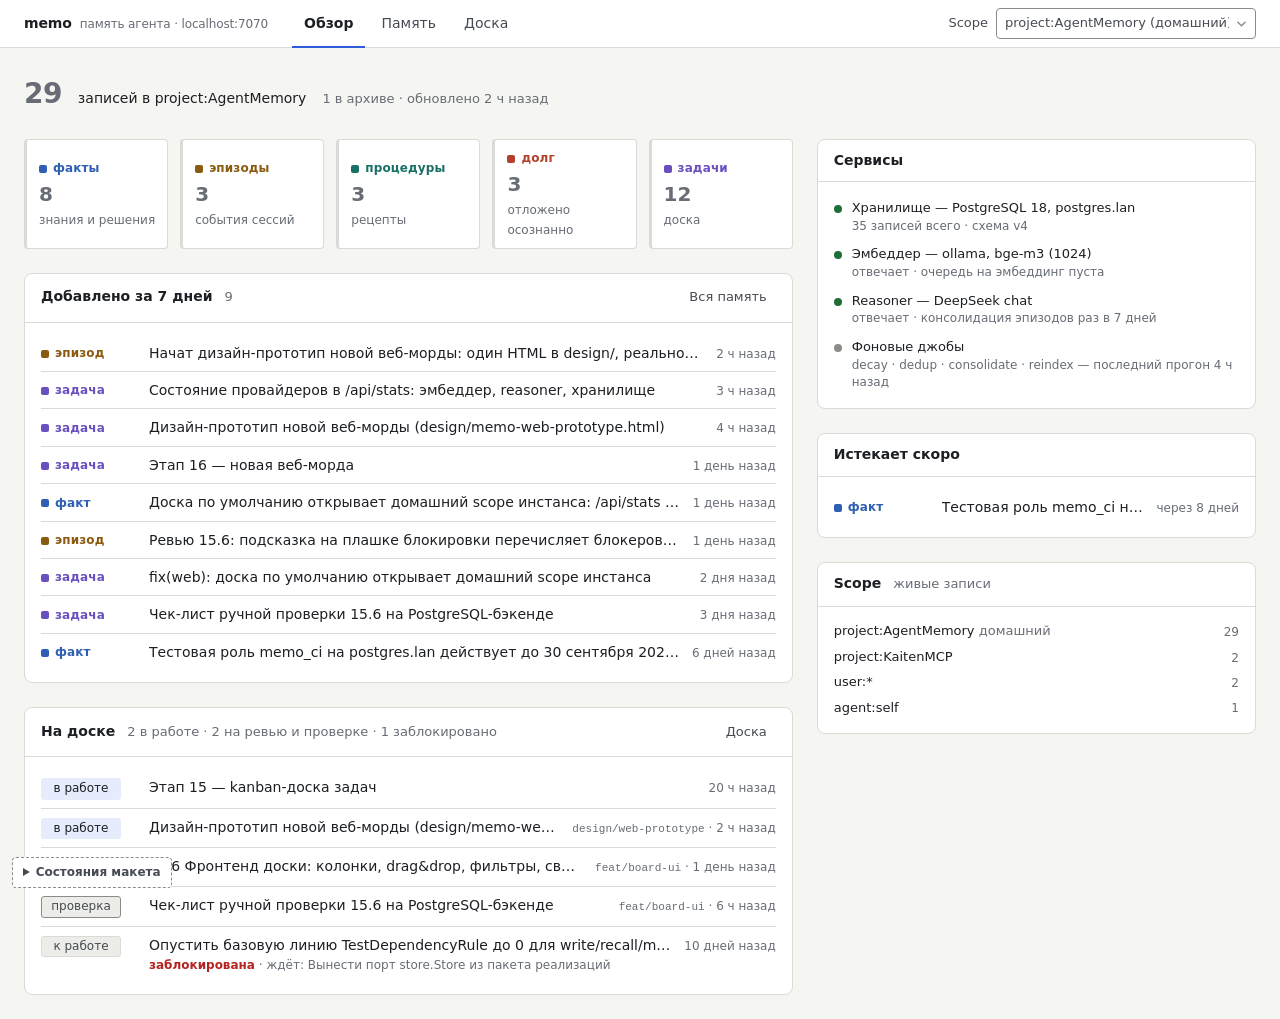
<file: design/memo-web-prototype.html>
<!doctype html>
<html lang="ru">
<head>
<meta charset="utf-8">
<meta name="viewport" content="width=device-width, initial-scale=1">
<title>memo — прототип веб-морды</title>
<meta name="theme-color" media="(prefers-color-scheme: light)" content="#F5F5F2">
<meta name="theme-color" media="(prefers-color-scheme: dark)" content="#15171B">
<meta name="description" content="Дизайн-прототип новой веб-морды memo web: обзор, память, запись, доска, задача. Один файл, данные-заглушки.">
<style>
/* ============================================================
   Design tokens — переносятся в tailwind.input.css как есть
   ============================================================ */
:root{
  color-scheme: light dark;
  /* поверхности */
  --bg:#F5F5F2;          /* страница */
  --surface:#FFFFFF;     /* панели, строки */
  --surface-2:#ECECE8;   /* колонки доски, вторичные области */
  --surface-3:#E3E3DE;   /* hover строки */
  /* текст */
  --ink:#1C1F23;
  --ink-2:#464B53;
  --ink-3:#676C75;       /* ≥ 4.5:1 на surface */
  /* линии */
  --line:#DADBD6;
  --line-strong:#8A8D87;      /* ≥ 3:1 на surface — границы контролов (WCAG 1.4.11) */
  /* акцент и семантика */
  --accent:#2E5BDA;
  --accent-ink:#FFFFFF;
  --accent-soft:#E6ECFB;
  --danger:#B4231F;
  --danger-soft:#FBE7E6;
  --warn:#7A5300;
  --warn-soft:#FBF1DC;
  --ok:#1F6E3A;
  --ok-soft:#E3F2E7;
  /* виды памяти (текст-контраст ≥ 4.5 на surface) */
  --k-semantic:#2F5FB3;
  --k-episodic:#8A5A10;
  --k-procedural:#187066;
  --k-debt:#B3402B;
  --k-task:#6A4FBF;
  /* шрифты */
  --font-ui:-apple-system,"SF Pro Text","Segoe UI",system-ui,Roboto,sans-serif;
  --font-prose:"Iowan Old Style","Charter","Palatino",Georgia,"Times New Roman",serif;
  --font-mono:"SF Mono",Menlo,Consolas,"Liberation Mono",monospace;
  /* шкала */
  --fs-xs:12px; --fs-sm:13px; --fs-md:14px; --fs-lg:16px; --fs-xl:20px; --fs-2xl:28px;
  --s1:4px; --s2:8px; --s3:12px; --s4:16px; --s5:24px; --s6:32px; --s7:48px;
  --r:4px; --r-lg:8px;
  --focus:0 0 0 2px var(--surface),0 0 0 4px var(--accent);
  --drawer-w:600px;
}
@media (prefers-color-scheme: dark){
  :root:not([data-theme="light"]){
    --bg:#15171B; --surface:#1E2126; --surface-2:#191B1F; --surface-3:#272A30;
    --ink:#E8E9EB; --ink-2:#C0C4CA; --ink-3:#9EA4AD;
    --line:#32363D; --line-strong:#6B7079;
    --accent:#8EA7F2; --accent-ink:#0F172A; --accent-soft:#25304A;
    --danger:#F08C87; --danger-soft:#3B2321;
    --warn:#E9C06A; --warn-soft:#3A2F16;
    --ok:#7FD09A; --ok-soft:#1C3324;
    --k-semantic:#8FB0F0; --k-episodic:#E2B15A; --k-procedural:#6FCABD; --k-debt:#F09480; --k-task:#B9A6F5;
  }
}
:root[data-theme="dark"]{
  --bg:#15171B; --surface:#1E2126; --surface-2:#191B1F; --surface-3:#272A30;
  --ink:#E8E9EB; --ink-2:#C0C4CA; --ink-3:#9EA4AD;
  --line:#32363D; --line-strong:#6B7079;
  --accent:#8EA7F2; --accent-ink:#0F172A; --accent-soft:#25304A;
  --danger:#F08C87; --danger-soft:#3B2321;
  --warn:#E9C06A; --warn-soft:#3A2F16;
  --ok:#7FD09A; --ok-soft:#1C3324;
  --k-semantic:#8FB0F0; --k-episodic:#E2B15A; --k-procedural:#6FCABD; --k-debt:#F09480; --k-task:#B9A6F5;
}

/* ============================================================
   База
   ============================================================ */
*,*::before,*::after{box-sizing:border-box}
html,body{margin:0;height:100%}
body{background:var(--bg);color:var(--ink);font:var(--fs-md)/1.45 var(--font-ui);-webkit-font-smoothing:antialiased}
a{color:var(--accent)}
button,input,select,textarea{font:inherit;color:inherit}
:focus-visible{outline:none;box-shadow:var(--focus);border-radius:var(--r)}
.skip{position:absolute;left:var(--s3);top:-40px;background:var(--accent);color:var(--accent-ink);padding:6px 10px;border-radius:var(--r);z-index:40}
.skip:focus{top:var(--s3)}
h1,h2,h3{text-wrap:balance}
.num,.n,.when,.rows .sub{display:block;font-size:var(--fs-xs);color:var(--ink-3);overflow:hidden;text-overflow:ellipsis;white-space:nowrap;margin-top:2px}
.rows .blk{color:var(--danger);font-weight:600}
.rows .when{font-variant-numeric:tabular-nums}
.sr-only{position:absolute;width:1px;height:1px;padding:0;margin:-1px;overflow:hidden;clip:rect(0,0,0,0);white-space:nowrap;border:0}
[hidden]{display:none!important}
code,.mono{font-family:var(--font-mono);font-size:0.92em}
h1,h2,h3{margin:0;font-weight:600;line-height:1.25}
h1{font-size:var(--fs-xl)}
h2{font-size:var(--fs-lg)}
h3{font-size:var(--fs-md)}
p{margin:0}
.muted{color:var(--ink-3)}
.prose{font-family:var(--font-prose);font-size:15.5px;line-height:1.55;max-width:68ch;white-space:pre-wrap;word-wrap:break-word}
.prose code{font-size:0.85em;background:var(--surface-2);padding:0 3px;border-radius:3px}

/* ============================================================
   Каркас: шапка + основная область + панель
   ============================================================ */
.topbar{position:sticky;top:0;z-index:5;background:var(--surface);border-bottom:1px solid var(--line);
  display:flex;align-items:center;gap:var(--s5);padding:0 var(--s5);height:48px}
.brand{font-size:var(--fs-md);font-weight:700;letter-spacing:-0.01em;display:flex;align-items:baseline;gap:var(--s2)}
.brand small{font-weight:400;color:var(--ink-3);font-size:var(--fs-xs)}
.nav{display:flex;gap:var(--s1);height:100%}
.nav button{background:none;border:0;border-bottom:2px solid transparent;padding:0 var(--s3);height:48px;cursor:pointer;color:var(--ink-2)}
.nav button[aria-current="page"]{color:var(--ink);border-bottom-color:var(--accent);font-weight:600}
.nav button:hover{color:var(--ink)}
.topbar .grow{flex:1}
.scopebox{display:flex;align-items:center;gap:var(--s2);font-size:var(--fs-sm);color:var(--ink-2)}
.scopebox select{max-width:260px}
main{padding:var(--s5);max-width:1400px;margin:0 auto}
main.wide{max-width:none}

/* контролы */
.btn{display:inline-flex;align-items:center;gap:6px;border:1px solid var(--line-strong);background:var(--surface);
  padding:5px 10px;border-radius:var(--r);cursor:pointer;line-height:1.3;color:var(--ink);min-height:30px}
.btn:hover{background:var(--surface-3)}
.btn.primary{background:var(--accent);border-color:var(--accent);color:var(--accent-ink)}
.btn.primary:hover{filter:brightness(1.08)}
.btn.danger{color:var(--danger);border-color:var(--danger)}
.btn.danger.solid{background:var(--danger);color:#fff}
.btn.quiet{border-color:transparent;background:transparent;color:var(--ink-2)}
.btn.quiet:hover{background:var(--surface-3);color:var(--ink)}
.btn.sm{padding:2px 8px;min-height:24px;font-size:var(--fs-sm)}
.btn:disabled{opacity:.5;cursor:default}
input[type=search],input[type=text],select,textarea{background:var(--surface);border:1px solid var(--line-strong);border-radius:var(--r);padding:5px 8px;min-height:30px}
input[type=search]{width:100%}
textarea{width:100%;resize:vertical}
select{appearance:none;-webkit-appearance:none;padding-right:26px;
  /* Safari рисует нативный контрол (степпер) и игнорирует рамку — своя стрелка одинакова везде */
  background-image:url("data:image/svg+xml,%3Csvg xmlns='http://www.w3.org/2000/svg' viewBox='0 0 10 6'%3E%3Cpath d='M1 1l4 4 4-4' fill='none' stroke='%238A8D87' stroke-width='1.6' stroke-linecap='round' stroke-linejoin='round'/%3E%3C/svg%3E");
  background-repeat:no-repeat;background-position:right 9px center;background-size:9px 6px}
select::-ms-expand{display:none}
.seg{display:inline-flex;border:1px solid var(--line-strong);border-radius:var(--r);overflow:hidden}
.seg button{border:0;background:var(--surface);padding:4px 10px;cursor:pointer;color:var(--ink-2);min-height:28px}
.seg button+button{border-left:1px solid var(--line-strong)}
.seg button[aria-pressed="true"],.seg button[aria-checked="true"]{background:var(--accent-soft);color:var(--ink);font-weight:600}
.seg button:focus-visible{box-shadow:inset 0 0 0 2px var(--accent);border-radius:0}
.chip{display:inline-flex;align-items:center;gap:4px;border:1px solid var(--line);border-radius:999px;padding:1px 8px;font-size:var(--fs-xs);color:var(--ink-2);background:var(--surface)}
.chip.tag{background:var(--surface-2);border-color:transparent}
.chip button{border:0;background:none;padding:0 0 0 2px;cursor:pointer;color:var(--ink-3);line-height:1}
.chip button:hover{color:var(--danger)}

/* вид записи: цветная кромка + слово */
.kind{display:inline-flex;align-items:center;gap:6px;font-size:var(--fs-xs);font-weight:600;letter-spacing:.01em}
.kind::before{content:"";width:8px;height:8px;border-radius:2px;background:currentColor}
.kind.semantic{color:var(--k-semantic)}.kind.episodic{color:var(--k-episodic)}.kind.procedural{color:var(--k-procedural)}.kind.debt{color:var(--k-debt)}.kind.task{color:var(--k-task)}
.rule-semantic{border-left-color:var(--k-semantic)}.rule-episodic{border-left-color:var(--k-episodic)}.rule-procedural{border-left-color:var(--k-procedural)}.rule-debt{border-left-color:var(--k-debt)}.rule-task{border-left-color:var(--k-task)}

/* важность: 5 сегментов */
.imp{display:inline-flex;gap:2px;vertical-align:middle}
.imp i{display:block;width:6px;height:10px;border-radius:1px;background:var(--surface);border:1px solid var(--line-strong)}
.imp i.on{background:var(--ink-2);border-color:var(--ink-2)}
.imp.edit i{cursor:pointer;width:10px;height:14px}
.imp.edit i:hover{background:var(--accent)}
.imp-btn{border:0;background:none;padding:0;cursor:pointer}

/* статус задачи */
.status{display:inline-block;font-size:var(--fs-xs);padding:1px 7px;border-radius:3px;background:var(--surface-2);color:var(--ink-2);border:1px solid var(--line)}
.status.doing{background:var(--accent-soft);color:var(--ink);border-color:transparent}
.status.done{background:var(--ok-soft);color:var(--ok);border-color:transparent}
.status.release,.status.testing,.status.review{border-color:var(--line-strong)}

/* плашки */
.notice{display:flex;gap:var(--s3);align-items:flex-start;padding:var(--s3) var(--s4);border-radius:var(--r);border:1px solid var(--line);background:var(--surface);font-size:var(--fs-sm)}
.notice.warn{background:var(--warn-soft);color:var(--warn);border-color:transparent}
.notice.danger{background:var(--danger-soft);color:var(--danger);border-color:transparent}
.notice.ok{background:var(--ok-soft);color:var(--ok);border-color:transparent}
.notice .grow{flex:1}
.notice .btn{color:inherit;border-color:currentColor;background:transparent}

/* ============================================================
   Обзор
   ============================================================ */
.overview{display:grid;grid-template-columns:minmax(0,1.4fr) minmax(320px,.8fr);gap:var(--s5);align-items:start}
.panel{background:var(--surface);border:1px solid var(--line);border-radius:var(--r-lg)}
.panel>header{display:flex;align-items:baseline;gap:var(--s3);padding:var(--s3) var(--s4);border-bottom:1px solid var(--line)}
.panel>header h2{font-size:var(--fs-md)}
.panel>header .muted{font-size:var(--fs-sm)}
.panel>header .grow{flex:1}
.panel .body{padding:var(--s3) var(--s4)}
.stack{display:grid;gap:var(--s5)}
.headline{display:flex;align-items:baseline;gap:var(--s4);flex-wrap:wrap;margin-bottom:var(--s5)}
.headline .num{font-size:var(--fs-2xl);font-weight:600;letter-spacing:-0.02em}
.headline .muted{font-size:var(--fs-sm)}
.kinds{display:grid;grid-template-columns:repeat(5,1fr);gap:var(--s3)}
.kinds button{border:1px solid var(--line);border-left-width:3px;background:var(--surface);border-radius:var(--r);padding:var(--s2) var(--s3);text-align:left;cursor:pointer}
.kinds button:hover{background:var(--surface-3)}
.kinds .n{font-size:var(--fs-xl);font-weight:600;display:block;margin-top:2px}
.kinds .d{font-size:var(--fs-xs);color:var(--ink-3)}
.rows{list-style:none;margin:0;padding:0}
.rows li{display:grid;grid-template-columns:96px minmax(0,1fr) auto;gap:var(--s3);align-items:baseline;padding:var(--s2) 0;border-top:1px solid var(--line)}
.rows li>.kind,.rows li>.status{justify-self:start}
.rows li>.status{text-align:center;min-width:80px}
.rows li:first-child{border-top:0}
.rows .t{min-width:0}
.rows .t button{border:0;background:none;padding:0;text-align:left;cursor:pointer;color:var(--ink);font:inherit;overflow:hidden;text-overflow:ellipsis;white-space:nowrap;max-width:100%;display:block}
.rows .t button:hover{color:var(--accent);text-decoration:underline}
.rows .when{font-size:var(--fs-xs);color:var(--ink-3);white-space:nowrap;text-align:right}
.scopes-list{list-style:none;margin:0;padding:0;font-size:var(--fs-sm)}
.scopes-list li{display:flex;justify-content:space-between;padding:3px 0}
.scopes-list button{border:0;background:none;padding:0;cursor:pointer;color:var(--ink);font:inherit}
.scopes-list button:hover{color:var(--accent);text-decoration:underline}
.scopes-list .n{color:var(--ink-3);font-variant-numeric:tabular-nums}
.providers{list-style:none;margin:0;padding:0;font-size:var(--fs-sm)}
.providers li{display:grid;grid-template-columns:10px 1fr;gap:var(--s2);padding:5px 0;align-items:start}
.providers .dot{width:8px;height:8px;border-radius:50%;margin-top:6px;background:var(--ok)}
.providers .dot.off{background:var(--danger)}
.providers .dot.na{background:var(--line-strong)}
.providers .d{color:var(--ink-3);font-size:var(--fs-xs)}

/* ============================================================
   Память: поиск + фильтры + список
   ============================================================ */
.toolbar{display:flex;gap:var(--s3);align-items:center;flex-wrap:wrap;margin-bottom:var(--s3)}
.toolbar .search{flex:1;min-width:280px;position:relative}
.toolbar .search input{padding-left:30px}
.toolbar .search svg{position:absolute;left:9px;top:8px;width:14px;height:14px;color:var(--ink-3)}
.filters{display:flex;gap:var(--s3);align-items:center;flex-wrap:wrap;margin-bottom:var(--s3);font-size:var(--fs-sm)}
.filters label{color:var(--ink-3)}
.filters .checks{display:flex;gap:var(--s2);flex-wrap:wrap}
.filters .checks label{display:inline-flex;align-items:center;gap:4px;color:var(--ink);cursor:pointer;border:1px solid var(--line);border-radius:999px;padding:1px 8px 1px 5px;background:var(--surface)}
.filters .checks label:has(:checked){background:var(--accent-soft);border-color:var(--accent)}
.filters .checks input{margin:0}
.filters .active{margin-left:auto;display:flex;gap:var(--s2);align-items:center;color:var(--ink-3)}
.results-head{display:flex;align-items:baseline;justify-content:space-between;font-size:var(--fs-sm);color:var(--ink-3);margin:var(--s2) 0}
.list{background:var(--surface);border:1px solid var(--line);border-radius:var(--r-lg);overflow:hidden}
.row{display:grid;grid-template-columns:110px minmax(0,1fr) auto;gap:var(--s4);padding:var(--s3) var(--s4);border-top:1px solid var(--line);border-left:3px solid transparent;cursor:pointer}
.row:first-child{border-top:0}
.row:hover{background:var(--surface-3)}
.row[aria-selected="true"]{background:var(--accent-soft)}
.row:focus-within{background:var(--surface-3)}
.row{scroll-margin-top:56px}
.row .meta{display:flex;flex-direction:column;gap:3px;font-size:var(--fs-xs);color:var(--ink-3)}
.row .meta .scope{color:var(--ink-2);word-break:break-all}
.row .main{min-width:0}
.row .title{border:0;background:none;padding:0;text-align:left;width:100%;cursor:pointer;font-family:var(--font-prose);font-size:15px;line-height:1.4;color:var(--ink);display:-webkit-box;-webkit-line-clamp:2;-webkit-box-orient:vertical;overflow:hidden}
.row .title.archived{color:var(--ink-3);text-decoration:line-through;text-decoration-color:var(--line-strong)}
.row .tags{margin-top:5px;display:flex;gap:4px;flex-wrap:wrap;align-items:center}
.row .side{display:flex;flex-direction:column;align-items:flex-end;gap:4px;font-size:var(--fs-xs);color:var(--ink-3);white-space:nowrap}
.row .src{font-size:11px;color:var(--ink-3)}
.empty{padding:var(--s7) var(--s5);text-align:center;color:var(--ink-2)}
.empty h3{margin-bottom:var(--s2)}
.empty p{color:var(--ink-3);max-width:46ch;margin:0 auto var(--s4)}
.hl{background:var(--warn-soft);color:inherit;border-radius:2px}

/* ============================================================
   Панель записи / задачи (drawer)
   ============================================================ */
.drawer-backdrop{position:fixed;inset:0;background:rgba(20,22,26,.25);z-index:9}
.drawer{position:fixed;top:0;right:0;bottom:0;width:var(--drawer-w);max-width:100vw;background:var(--surface);border-left:1px solid var(--line);z-index:10;
  display:flex;flex-direction:column;box-shadow:-8px 0 24px rgba(0,0,0,.06)}
/* на широком экране панель у правого края далеко от списка — ставим по центру */
@media (min-width:1200px){
  .drawer{top:40px;bottom:40px;right:auto;left:50%;transform:translateX(-50%);width:720px;border:1px solid var(--line);border-radius:var(--r-lg);overflow:hidden;box-shadow:0 12px 40px rgba(0,0,0,.14)}
  .drawer>header{border-radius:var(--r-lg) var(--r-lg) 0 0}
}
.drawer>header{display:flex;align-items:center;gap:var(--s3);padding:var(--s3) var(--s4);border-bottom:1px solid var(--line);position:sticky;top:0;background:var(--surface)}
.drawer>header .grow{flex:1;min-width:0}
.drawer>.content{flex:1;overflow:auto;overscroll-behavior:contain;padding:var(--s4) var(--s5) var(--s7)}
.drawer .actions{display:flex;gap:var(--s2);padding:var(--s3) var(--s4);border-top:1px solid var(--line);background:var(--surface);align-items:center}
.drawer .actions .grow{flex:1}
.hgroup{display:flex;align-items:center;gap:var(--s3);flex-wrap:wrap;font-size:var(--fs-sm);color:var(--ink-2);margin-bottom:var(--s4)}
.hgroup .scope{color:var(--ink-3)}
.section{margin-top:var(--s5)}
.section h3{font-size:var(--fs-sm);color:var(--ink-3);font-weight:600;margin-bottom:var(--s2);display:flex;align-items:baseline;gap:var(--s2)}
.section h3 .grow{flex:1}
.summary{font-size:var(--fs-lg);font-family:var(--font-prose);line-height:1.35;margin-bottom:var(--s3)}
.summary.task{font-size:var(--fs-xl);font-family:var(--font-ui);font-weight:600;letter-spacing:-0.01em}
.meta-grid{display:grid;grid-template-columns:max-content 1fr;gap:4px var(--s4);font-size:var(--fs-sm)}
.meta-grid dt{color:var(--ink-3);margin:0}
.meta-grid dd{margin:0;color:var(--ink-2);word-break:break-all}
.links{list-style:none;margin:0;padding:0}
.links li{display:grid;grid-template-columns:110px 1fr auto;gap:var(--s2);align-items:baseline;padding:6px 0;border-top:1px solid var(--line);font-size:var(--fs-sm)}
.links li:first-child{border-top:0}
.links .rel{color:var(--ink-3);font-size:var(--fs-xs)}
.links .rel.in::before{content:"← "}
.links .rel.out::before{content:"→ "}
.links .to{min-width:0}
.links .to button{border:0;background:none;padding:0;text-align:left;cursor:pointer;color:var(--ink);font:inherit}
.links .to button:hover{color:var(--accent);text-decoration:underline}
.links .to .kind{margin-right:6px}
.tags-edit{display:flex;gap:var(--s1);flex-wrap:wrap;align-items:center}
/* поле «+ тег…» — те же высота, паддинги и кегль, что у остальных полей формы */
.tags-edit input{min-height:30px;padding:5px 8px;width:160px;font-size:var(--fs-md)}
.tags-edit>span:empty{display:none}   /* без тегов поле начинается от левого края, а не через gap */
/* в панели и форме все однострочные контролы одной высоты: моно- и обычный шрифт иначе дают 30–32px */
.drawer input[type=text],.drawer input[type=search],.drawer select{height:32px}
.confirm{margin-top:var(--s3);padding:var(--s3) var(--s4);border:1px solid var(--danger);border-radius:var(--r);background:var(--danger-soft);color:var(--ink)}
.confirm p{margin-bottom:var(--s2);font-size:var(--fs-sm)}
.confirm .btns{display:flex;gap:var(--s2)}
.field{display:grid;gap:4px;font-size:var(--fs-sm);margin-bottom:var(--s3)}
.field label{color:var(--ink-3)}
.fields-2{display:grid;grid-template-columns:1fr 1fr;gap:var(--s3)}
.progress{height:6px;background:var(--surface-2);border-radius:3px;overflow:hidden;border:1px solid var(--line)}
.progress i{display:block;height:100%;background:var(--accent)}
.editing .prose{display:none}
.toast{position:fixed;left:50%;bottom:var(--s5);transform:translateX(-50%);z-index:20;background:var(--ink);color:var(--bg);padding:8px 14px;border-radius:var(--r);font-size:var(--fs-sm)}

/* ============================================================
   Доска
   ============================================================ */
.board-toolbar{display:flex;gap:var(--s3);align-items:center;flex-wrap:wrap;margin-bottom:var(--s3);font-size:var(--fs-sm)}
.board-toolbar label{color:var(--ink-3);display:inline-flex;align-items:center;gap:6px}
.board{display:grid;grid-template-columns:repeat(7,minmax(176px,1fr));gap:var(--s3);overflow-x:auto;padding-bottom:var(--s3)}
.col{background:var(--surface-2);border-radius:var(--r-lg);border:1px solid var(--line);display:flex;flex-direction:column;min-height:420px;max-height:calc(100vh - 170px)}
.col>header{display:flex;align-items:baseline;gap:var(--s2);padding:var(--s2) var(--s3);font-size:var(--fs-sm);font-weight:600;border-bottom:1px solid var(--line)}
.col>header .n{color:var(--ink-3);font-weight:400;font-variant-numeric:tabular-nums}
.col>header .grow{flex:1}
.col .cards{flex:1;overflow:auto;padding:var(--s2);display:flex;flex-direction:column;gap:var(--s2)}
.col .add-card{margin:0 var(--s2) var(--s2);justify-content:flex-start;border:1px dashed var(--line-strong);
  background:transparent;color:var(--ink-2);font-size:var(--fs-sm);min-height:28px}
.col .add-card:hover{background:var(--surface);color:var(--ink);border-style:solid}
.col.over{outline:2px dashed var(--accent);outline-offset:-2px}
.lane{font-size:var(--fs-xs);color:var(--ink-3);padding:6px 4px 2px;border-top:1px solid var(--line);margin-top:4px}
.lane:first-child{border-top:0;margin-top:0}
.card{background:var(--surface);border:1px solid var(--line);border-left:3px solid var(--k-task);border-radius:var(--r);padding:var(--s2) var(--s3);cursor:grab;position:relative}
.card.epic{border-left-color:var(--ink-2)}
.card.story{border-left-color:var(--line-strong)}
.card:hover{border-color:var(--line-strong)}
.card.dragging{opacity:.5}
body.dragging-any{user-select:none}
.card.blocked{background:repeating-linear-gradient(135deg,transparent 0 6px,var(--surface-2) 6px 7px)}
.card .top{display:flex;align-items:center;gap:6px;font-size:var(--fs-xs);color:var(--ink-3);margin-bottom:4px}
.card .top .grow{flex:1}
.card .ttl{border:0;background:none;padding:0;text-align:left;font:inherit;color:var(--ink);cursor:pointer;line-height:1.35;display:block;width:100%}
.card .ttl:hover{color:var(--accent)}
.card .foot{display:flex;gap:6px;align-items:center;flex-wrap:wrap;margin-top:6px;font-size:11px;color:var(--ink-3)}
.card .blk{color:var(--danger);font-weight:600}
.card .move{margin-left:auto}
.card .move select{min-height:22px;padding:0 15px 0 4px;font-size:11px;opacity:0;background-position:right 3px center;background-size:8px 5px}
.card:hover .move select,.card:focus-within .move select{opacity:1}
.card .prog{display:flex;align-items:center;gap:6px;margin-top:6px;font-size:11px;color:var(--ink-3)}
.card .prog .progress{flex:1;height:4px}
.col .cards .empty{padding:var(--s5) var(--s3);font-size:var(--fs-xs)}

/* создание задачи: те же контролы и секции, что в панели задачи */
.col>header .add{border:0;background:none;color:var(--ink-3);cursor:pointer;padding:0 5px;line-height:1;font-size:15px;border-radius:var(--r);opacity:0}
.col:hover>header .add,.col>header .add:focus-visible{opacity:1}
.col>header .add:hover{color:var(--accent);background:var(--surface-3)}
.card.flash{outline:2px solid var(--accent);outline-offset:1px}
.compose .summary input{width:100%;font:inherit;color:inherit}
.compose .err{display:block;color:var(--danger);font-size:var(--fs-xs);margin-top:6px;font-weight:400;letter-spacing:0}
.compose .bad input{border-color:var(--danger)}
.compose .hint{display:block;color:var(--ink-3);font-size:var(--fs-sm)}

/* ============================================================
   Служебная панель прототипа (не часть продукта)
   ============================================================ */
.demo{position:fixed;left:var(--s3);bottom:var(--s3);z-index:30;font-size:var(--fs-xs);background:var(--surface);border:1px dashed var(--line-strong);border-radius:var(--r);padding:6px 10px;color:var(--ink-2);max-width:260px}
.demo summary{cursor:pointer;font-weight:600}
.demo label{display:flex;gap:6px;align-items:center;padding:3px 0;cursor:pointer}
.demo .btn{margin-top:4px}

@media (max-width:1100px){.overview{grid-template-columns:1fr}.kinds{grid-template-columns:repeat(3,1fr)}}
@media (max-width:760px){main{padding:var(--s4)}.row{grid-template-columns:1fr}.row .side{flex-direction:row;align-items:center}.topbar{gap:var(--s3);padding:0 var(--s4)}.scopebox span{display:none}:root{--drawer-w:100vw}}
@media (prefers-reduced-motion:no-preference){.drawer{animation:slide .18s ease-out}@keyframes slide{from{opacity:0}to{opacity:1}}}
</style>
</head>
<body>

<a class="skip" href="#main">К содержимому</a>
<header class="topbar">
  <h1 class="brand">memo <small>память агента · localhost:7070</small></h1>
  <nav class="nav" aria-label="Разделы">
    <button type="button" data-nav="overview">Обзор</button>
    <button type="button" data-nav="memory">Память</button>
    <button type="button" data-nav="board">Доска</button>
  </nav>
  <div class="grow"></div>
  <div class="scopebox">
    <label for="scope-global"><span>Scope</span></label>
    <select id="scope-global" aria-label="Scope записей"></select>
  </div>
</header>

<main id="main"></main>
<div id="drawer-root"></div>
<div id="toast-root" aria-live="polite"></div>

<!-- Служебная панель прототипа: переключает состояния, которых нет в данных-заглушках -->
<details class="demo">
  <summary>Состояния макета</summary>
  <label><input type="checkbox" id="demo-embedder"> эмбеддер недоступен</label>
  <label><input type="checkbox" id="demo-reasoner"> reasoner недоступен</label>
  <label><input type="checkbox" id="demo-apierror"> ошибка API</label>
  <label><input type="checkbox" id="demo-empty"> память пуста</label>
  <label><input type="checkbox" id="demo-dark"> тёмная тема</label>
  <button type="button" class="btn sm" id="demo-reset">Сбросить правки макета</button>
</details>

<script>
/* ============================================================
   Данные-заглушки. Форма — 1:1 с DTO web.go (memoryDTO, boardCardDTO,
   memoryCardResponse); значения взяты по форме из реальных записей
   scope project:AgentMemory.
   ============================================================ */
const NOW = Math.floor(Date.parse('2026-09-22T11:30:00+03:00')/1000);
const h = n => NOW - n*3600, d = n => NOW - n*86400;

const SEED = [
 // ---------- факты ----------
 {id:'01K0A1STACKSQLITE0000000001',kind:'semantic',scope:'project:AgentMemory',importance:5,createdAt:d(70),updatedAt:d(12),accessedAt:h(3),accessCount:41,
  summary:'Проект на Go, один бинарь memo: SQLite (FTS5 + sqlite-vec) по умолчанию, PostgreSQL + pgvector — для общей базы команды',
  content:'Проект на Go. Хранилище — embedded SQLite в одном файле: метаданные + FTS5 (лексика) + sqlite-vec (вектор). С Этапа 12 — второй бэкенд PostgreSQL 18 + pgvector, выбор через `[store] driver`. Обе реализации живут строго за интерфейсом `store.Store`: `Writer`/`Recall`/`Maint` не знают, какой бэкенд активен. Сборка — `CGO_ENABLED=1 go build -tags sqlite_fts5 ./...`.',
  tags:['stack','sqlite','postgres','store'],links:[{dst:'01K0A2PGBACKEND000000000002',rel:'related'}]},
 {id:'01K0A2PGBACKEND000000000002',kind:'semantic',scope:'project:AgentMemory',importance:5,createdAt:d(53),updatedAt:d(53),accessedAt:d(2),accessCount:18,
  summary:'В AgentMemory добавлен второй бэкенд хранилища — PostgreSQL 18 + pgvector — рядом с SQLite; выбор через [store] driver',
  content:'В AgentMemory добавлен второй бэкенд хранилища — PostgreSQL 18 + pgvector — рядом с SQLite; выбор через `[store] driver = "postgres"`. Лексика — `tsvector` с конфигурацией `russian` + GIN, вектор — `vector(N)` с HNSW (`vector_cosine_ops`). Пароль только из env `MEMO_POSTGRES_PASSWORD`, никогда в TOML. Схему накатывает сам memo при первом старте; база и роль должны существовать заранее.',
  tags:['postgres','store','архитектура','этап-12'],links:[{dst:'01K0A9ONLYSQLITE00000000009',rel:'supersedes'}]},
 {id:'01K0A3ROGRABLI0000000000003',kind:'semantic',scope:'project:AgentMemory',importance:4,createdAt:d(53),updatedAt:d(53),accessedAt:d(9),accessCount:6,
  summary:'Грабли SQLite read-only: DSN file:<path>?mode=ro не создаёт файл, а на несуществующем пути даёт unable to open — проба должна отличать «нет файла» от «нет прав»',
  content:'Грабли SQLite read-only в AgentMemory (задача 12.1, проверено эмпирически): DSN `file:<path>?mode=ro` не создаёт файл, а на несуществующем пути возвращает `unable to open database file`. Проба подключения в `memo init` обязана отличать «файла ещё нет» (норма для нового проекта) от «нет прав на каталог» — иначе мастер ложно сообщает об ошибке хранилища.',
  tags:['init','sqlite','store','грабли'],links:[{dst:'01K0A4PGPASSWORD00000000004',rel:'related'}]},
 {id:'01K0A4PGPASSWORD00000000004',kind:'semantic',scope:'project:AgentMemory',importance:4,createdAt:d(53),updatedAt:d(53),accessedAt:d(20),accessCount:3,
  summary:'Пароль PostgreSQL memo init никогда не пишет в TOML — только в <dir>/.env как MEMO_POSTGRES_PASSWORD',
  content:'Пароль PostgreSQL `memo init` никогда не пишет в TOML — только в `<dir>/.env` как `MEMO_POSTGRES_PASSWORD`, через ту же функцию, что раскладывает `DEEPSEEK_API_KEY`/`OPENAI_API_KEY`. В `.mcp.json`/`opencode.json` уходит плейсхолдер `${MEMO_POSTGRES_PASSWORD}`, а не значение.',
  tags:['dotenv','init','postgres','secrets'],links:[]},
 {id:'01K0A5PGSERVER000000000005',kind:'semantic',scope:'project:AgentMemory',importance:4,createdAt:d(52),updatedAt:d(52),accessedAt:d(1),accessCount:9,
  summary:'Общий сервер памяти команды: postgres.lan (192.168.1.110, Debian 13), PostgreSQL 18.4 из репозитория PGDG, pgvector из пакета',
  content:'Общий сервер памяти команды: postgres.lan (192.168.1.110, Debian 13, VM пользователя), PostgreSQL 18.4 из репозитория PGDG, pgvector из пакета `postgresql-18-pgvector`. База `memo`, роль `memo`. Интеграционные тесты драйвера гоняются против него при `MEMO_TEST_POSTGRES_DSN`.',
  tags:['postgres','инфраструктура','тесты'],links:[]},
 {id:'01K0A6STOPWORDS00000000006',kind:'semantic',scope:'project:AgentMemory',importance:3,createdAt:d(50),updatedAt:d(50),accessedAt:null,accessCount:0,
  summary:'Единственное заметное расхождение выдачи между бэкендами — стоп-слова: SQLite стеммирует всё подряд, PostgreSQL их отбрасывает',
  content:'Единственное заметное пользователю расхождение выдачи между бэкендами AgentMemory — стоп-слова: SQLite (`normalizeForFTS`) стеммирует все слова подряд, включая предлоги, PostgreSQL с конфигурацией `russian` отбрасывает их на этапе `to_tsvector`. На запросах из знаменательных слов выдача совпадает. Это не дефект паритета, подгонять не нужно.',
  tags:['fts','postgres','recall','паритет'],links:[]},
 {id:'01K0A7HOMESCOPE00000000007',kind:'semantic',scope:'project:AgentMemory',importance:3,createdAt:h(26),updatedAt:h(26),accessedAt:null,accessCount:0,
  summary:'Доска по умолчанию открывает домашний scope инстанса: /api/stats отдаёт homeScope из [scope] project',
  content:'Доска по умолчанию открывает домашний scope инстанса: `GET /api/stats` отдаёт поле `homeScope` из `[scope] project`, фронт подставляет его в селект при пустом хэше. Без этого на общей базе доска открывалась на первом scope по алфавиту (`project:3D-Print-Project`), а не на своём проекте.',
  tags:['web','board','scope','15.6'],links:[]},
 {id:'01K0A8TTLTOKEN0000000000008',kind:'semantic',scope:'project:AgentMemory',importance:3,createdAt:d(6),updatedAt:d(6),accessedAt:null,accessCount:1,expiresAt:d(-8),
  summary:'Тестовая роль memo_ci на postgres.lan действует до 30 сентября 2026 — после этого интеграционные тесты драйвера начнут падать по auth',
  content:'Тестовая роль `memo_ci` на postgres.lan действует до 30 сентября 2026 (создана с `VALID UNTIL`). После истечения интеграционные тесты драйвера PostgreSQL начнут падать с ошибкой аутентификации — продлить или пересоздать роль заранее.',
  tags:['postgres','тесты','ci'],links:[{dst:'01K0A5PGSERVER000000000005',rel:'related'}]},
 {id:'01K0A9ONLYSQLITE00000000009',kind:'semantic',scope:'project:AgentMemory',importance:3,createdAt:d(120),updatedAt:d(53),accessedAt:d(60),accessCount:12,supersededBy:'01K0A2PGBACKEND000000000002',
  summary:'Хранилище — только embedded SQLite; PostgreSQL не планируется',
  content:'Хранилище — только embedded SQLite в одном файле. Второй бэкенд не планируется: один пользователь, одна машина, лишняя зависимость не окупается.',
  tags:['sqlite','store','решение'],links:[]},
 {id:'01K0B1KAITENLIMIT0000000010',kind:'semantic',scope:'project:KaitenMCP',importance:3,createdAt:d(30),updatedAt:d(30),accessedAt:null,accessCount:0,
  summary:'Kaiten API отдаёт не больше 100 карточек на страницу; limit>100 молча урезается — пагинировать по offset',
  content:'Kaiten API отдаёт не больше 100 карточек на страницу; `limit>100` молча урезается до 100 без ошибки. Пагинировать по `offset`, проверяя длину ответа, а не заголовки.',
  tags:['kaiten','api','пагинация'],links:[]},
 // ---------- пользователь / агент ----------
 {id:'01K0B2USERLANG00000000000011',kind:'semantic',scope:'user:*',importance:4,createdAt:d(80),updatedAt:d(80),accessedAt:h(5),accessCount:55,
  summary:'Пользователь: комментарии, ошибки и интерфейс — на русском; каждая задача выполняется в отдельной новой сессии',
  content:'Пользователь: комментарии в коде, сообщения об ошибках и тексты интерфейса — на русском. Каждая задача разработки выполняется в отдельной новой сессии, задача описывается отдельным файлом.',
  tags:['язык','процесс'],links:[]},
 {id:'01K0B3USERNOREFACTOR000000012',kind:'semantic',scope:'user:*',importance:4,createdAt:d(75),updatedAt:d(75),accessedAt:d(1),accessCount:23,
  summary:'Пользователь не любит «заодно отрефакторю»: без абстракций на будущее, feature-флагов и расширения границ задачи',
  content:'Пользователь не любит «заодно отрефакторю»: не выходить за рамки задачи, без абстракций на будущее и feature-флагов. Найденный по пути долг — записать как debt, а не чинить молча.',
  tags:['процесс','границы'],links:[]},
 {id:'01K0B4AGENTRECALL0000000013',kind:'semantic',scope:'agent:self',importance:4,createdAt:d(70),updatedAt:d(70),accessedAt:h(1),accessCount:88,
  summary:'Правило: recall в начале задачи, save по ходу — конкретные компромиссы хранятся в памяти, а не в CLAUDE.md',
  content:'Правило работы с памятью проекта: `memory_recall` в начале задачи, `memory_save` по ходу — по одному атомарному факту за вызов. Конкретные отложенные решения и компромиссы хранятся в памяти (scope project), а не в CLAUDE.md.',
  tags:['memo','процесс'],links:[]},
 // ---------- процедуры ----------
 {id:'01K0C1BUILDPROC00000000014',kind:'procedural',scope:'project:AgentMemory',importance:4,createdAt:d(90),updatedAt:d(20),accessedAt:h(2),accessCount:64,
  summary:'Сборка и проверка: make build / make test (CGO_ENABLED=1, -tags sqlite_fts5); правило зависимостей — TestDependencyRule, базовая линия 5/5/5',
  content:'Сборка: `make build` (`CGO_ENABLED=1 go build -tags sqlite_fts5 ./...`), бинарь для догфудинга — `make bin/memo`. Тесты: `make test`. Правило зависимостей: `go test -run TestDependencyRule ./internal/memory/` — базовая линия нарушений 5 для write/recall/maint, 0 для memory и board; тест падает и при росте, и при снижении.',
  tags:['build','тесты','arch'],links:[]},
 {id:'01K0C2PROBEVAR000000000015',kind:'procedural',scope:'project:AgentMemory',importance:4,createdAt:d(53),updatedAt:d(53),accessedAt:d(14),accessCount:2,
  summary:'Правя хранилище в memo init, держи probeStoreConnection пакетной переменной — тесты подменяют её, а не поднимают PostgreSQL',
  content:'Правя хранилище в `memo init`, держи `probeStoreConnection` пакетной переменной (`cmd/memo/init.go`): она вынесена специально, чтобы тесты мастера подменяли пробу подключения, а не поднимали живой PostgreSQL. Инлайнить её обратно — сломать `init_test.go`.',
  tags:['init','store','грабли','тесты'],links:[{dst:'01K0C1BUILDPROC00000000014',rel:'part_of'}]},
 {id:'01K0C3SCROLLVERIFY0000000016',kind:'procedural',scope:'project:AgentMemory',importance:3,createdAt:d(40),updatedAt:d(40),accessedAt:null,accessCount:0,
  summary:'Верификация scroll-фич морды: in-app браузер рендерит страницу в iframe — IntersectionObserver срабатывает только после ресайза окна',
  content:'Верификация scroll-фич web-морды: in-app preview-браузер рендерит страницу со `document.documentElement` в iframe, поэтому IntersectionObserver-сентинел бесконечного скролла срабатывает только после ресайза окна. Проверять бесконечный скролл в обычном Chrome или через `resize_window`.',
  tags:['browser','gotcha','verify'],links:[]},
 // ---------- долг ----------
 {id:'01K0D1STOREPORT000000000017',kind:'debt',scope:'project:AgentMemory',importance:4,createdAt:d(60),updatedAt:d(60),accessedAt:d(3),accessCount:7,
  summary:'Порт store.Store объявлен в одном пакете с реализациями sqlite/postgres — write/recall/maint компонуются с драйверами БД; базовая линия 5, не должна расти',
  content:'Порт `store.Store` объявлен в одном пакете с реализациями (`sqlite.go`, `postgres*.go`), поэтому `write`, `recall` и `maint` компонуются с драйверами БД, хотя пользуются только интерфейсом. Отложено: вынос порта — отдельная задача. Критерий закрытия: `TestDependencyRule` с базовой линией 0 для всех пакетов вариантов использования.',
  tags:['pkg:store','arch','dependency-rule'],links:[{dst:'01K0T6STOREPORT0000000TASK6',rel:'related'}]},
 {id:'01K0D2TRUNCATEDUP00000000018',kind:'debt',scope:'project:AgentMemory',importance:2,createdAt:d(100),updatedAt:d(100),accessedAt:null,accessCount:1,
  summary:'truncate дублируется в embed/ollama.go и reason/deepseek.go — вынести в общую утилиту при следующем касании',
  content:'`truncate` дублируется в `embed/ollama.go` и `reason/deepseek.go`. Отложено осознанно: два вызова, разные пакеты, общий пакет утилит заводить рано. Критерий закрытия: третий дубль или общий пакет по другой причине.',
  tags:['pkg:embed','pkg:reason','дубль'],links:[{dst:'01K0D1STOREPORT000000000017',rel:'related'}]},
 {id:'01K0D3MCPLINKS0000000000019',kind:'debt',scope:'project:AgentMemory',importance:2,createdAt:d(95),updatedAt:d(95),accessedAt:d(40),accessCount:2,
  summary:'memory_update в MCP-схеме не пробрасывает links (у memory_save есть) — асимметрия §12',
  content:'`memory_update` в MCP-схеме не пробрасывает `links` (у `memory_save` есть) — асимметрия §12 на будущее. Критерий закрытия: `links` в схеме `memory_update` и тест.',
  tags:['mcp','§12'],links:[]},
 // ---------- эпизоды ----------
 {id:'01K0E1REVIEW156000000000020',kind:'episodic',scope:'project:AgentMemory',importance:2,createdAt:h(30),updatedAt:h(30),accessedAt:null,accessCount:0,source:'sess-9f2c',
  summary:'Ревью 15.6: подсказка на плашке блокировки перечисляет блокеров; в DESIGN §12 добавлена оговорка, что свимлейны — представление на фронте',
  content:'22.09.2026, ревью задачи 15.6: подсказка на плашке «заблокирована» теперь перечисляет блокеров с их стадиями; в DESIGN §12 добавлена оговорка, что свимлейны — представление на фронте (группировка по parent из ответа), в `board.Build` не входят.',
  tags:['15.6','ревью','board'],links:[{dst:'01K0T4BOARDUI00000000TASK4',rel:'related'}]},
 {id:'01K0E2CHECKOUTLOSS00000000021',kind:'episodic',scope:'project:AgentMemory',importance:3,createdAt:d(85),updatedAt:d(85),accessedAt:d(30),accessCount:4,source:'sess-1a7e',
  summary:'Инцидент: git checkout откатил правки Этапа 2 в отслеживаемых файлах; восстановлено по файлам задач. Урок — коммитить сразу после финализации',
  content:'Инцидент: пользователь `git checkout`-ом откатил правки Этапа 2 в отслеживаемых файлах (новые файлы уцелели) — восстановлено агентами по файлам задач. Урок: коммитить сразу после финализации этапа, не копить.',
  tags:['инцидент','git'],links:[{dst:'01K0B4AGENTRECALL0000000013',rel:'causes'}]},
 {id:'01K0E3PROTOSTART00000000022',kind:'episodic',scope:'project:AgentMemory',importance:2,createdAt:h(2),updatedAt:h(2),accessedAt:null,accessCount:0,source:'sess-077d',
  summary:'Начат дизайн-прототип новой веб-морды: один HTML в design/, реальное приложение не трогается',
  content:'Начат дизайн-прототип новой веб-морды (`design/memo-web-prototype.html`): один самодостаточный HTML, реальное приложение (`cmd/memo/web.go`, `cmd/memo/web/*`) не трогается. Критика текущего UI показана пользователю до макета.',
  tags:['web','дизайн','прототип'],links:[{dst:'01K0T5PROTOTYPE000000TASK5',rel:'related'}]},

 // ---------- задачи ----------
 {id:'01K0T1EPIC15000000000TASK1',kind:'task',scope:'project:AgentMemory',importance:5,createdAt:d(25),updatedAt:h(20),accessedAt:h(20),accessCount:30,status:'doing',type:'epic',branch:'',workflow:'dev',
  summary:'Этап 15 — kanban-доска задач',
  content:'Цель: задачи агента (kind=task) видны и управляются как kanban-доска — стадии backlog→…→done, блокировки как связи blocked_by, иерархия epic→story→task через part_of.\n\nГраницы: без настраиваемых колонок, без WIP-лимитов, без назначения исполнителей.\n\nКритерий приёмки: все шесть подзадач закрыты, чек-лист ручной проверки 15.6 пройден на SQLite и PostgreSQL.',
  tags:['этап-15','board'],links:[]},
 {id:'01K0T2BLOCKEDBY00000000TASK2',kind:'task',scope:'project:AgentMemory',importance:4,createdAt:d(20),updatedAt:d(6),accessedAt:d(6),accessCount:12,status:'done',type:'story',branch:'feat/blocked-by',workflow:'dev',
  summary:'15.4 Блокировка задач задачами: blocked_by, unlinks, правило пост-состояния',
  content:'Связь `blocked_by` только между задачами; заблокированную нельзя перевести дальше todo, пока блокер жив и не done. Снятие блокировки — `unlinks` в memory_update либо done/отмена блокера.\n\nКритерий: `write.ErrTaskBlocked` с перечнем блокеров, тесты на пост-состояние.',
  tags:['15.4','write'],links:[{dst:'01K0T1EPIC15000000000TASK1',rel:'part_of'}]},
 {id:'01K0T3BOARDAPI00000000TASK3',kind:'task',scope:'project:AgentMemory',importance:4,createdAt:d(18),updatedAt:d(4),accessedAt:d(4),accessCount:9,status:'done',type:'task',branch:'feat/board-api',workflow:'dev',
  summary:'15.5 Вариант использования «доска» и JSON API морды',
  content:'Пакет `internal/memory/board`: `Build` (семь колонок, doneLimit) и `Describe` (карточка задачи: parent/children/progress/blockedBy/blocks). `GET /api/board`, расширенный `PATCH /api/memories/{id}`.\n\nКритерий: `board` — 0 нарушений правила зависимостей.',
  tags:['15.5','board','api'],links:[{dst:'01K0T1EPIC15000000000TASK1',rel:'part_of'}]},
 {id:'01K0T4BOARDUI00000000TASK4',kind:'task',scope:'project:AgentMemory',importance:4,createdAt:d(14),updatedAt:h(28),accessedAt:h(28),accessCount:15,status:'review',type:'task',branch:'feat/board-ui',workflow:'dev',
  summary:'15.6 Фронтенд доски: колонки, drag&drop, фильтры, свимлейны, карточка задачи',
  content:'Экран `#/board` в существующей морде: hash-роутер, семь колонок, HTML5 drag&drop с оптимистичным переносом (`PATCH {status}`), 409 → откат карточки и тост с блокерами, свимлейны по ближайшему родителю.\n\nКритерий: чек-лист ручной проверки пройден, PR открыт.',
  tags:['15.6','web','board'],links:[{dst:'01K0T1EPIC15000000000TASK1',rel:'part_of'}]},
 {id:'01K0T11CHECKPG000000000TASK11',kind:'task',scope:'project:AgentMemory',importance:3,createdAt:d(3),updatedAt:h(6),accessedAt:h(6),accessCount:3,status:'testing',type:'task',branch:'feat/board-ui',workflow:'dev',
  summary:'Чек-лист ручной проверки 15.6 на PostgreSQL-бэкенде',
  content:'Прогнать чек-лист 15.6 на общей базе postgres.lan: перенос карточек, 409 при блокировке, свимлейны, «показать ещё» у done.\n\nКритерий: все пункты отмечены, расхождений с SQLite нет.',
  tags:['15.6','postgres','проверка'],links:[{dst:'01K0T1EPIC15000000000TASK1',rel:'part_of'}]},
 {id:'01K0T12HOMESCOPE000000TASK12',kind:'task',scope:'project:AgentMemory',importance:3,createdAt:d(2),updatedAt:h(25),accessedAt:h(25),accessCount:2,status:'release',type:'task',branch:'fix/board-home-scope',workflow:'dev',
  summary:'fix(web): доска по умолчанию открывает домашний scope инстанса',
  content:'`homeScope` в `/api/stats`, подстановка в селект доски при пустом хэше.\n\nКритерий: на общей базе доска открывается на `project:AgentMemory`, не на первом scope по алфавиту.',
  tags:['web','board','scope'],links:[{dst:'01K0T1EPIC15000000000TASK1',rel:'part_of'},{dst:'01K0A7HOMESCOPE00000000007',rel:'related'}]},
 {id:'01K0T9EPIC16000000000TASK9',kind:'task',scope:'project:AgentMemory',importance:4,createdAt:d(1),updatedAt:d(1),accessedAt:h(3),accessCount:2,status:'todo',type:'epic',branch:'',workflow:'',
  summary:'Этап 16 — новая веб-морда',
  content:'Переработать `memo web` по итогам критики текущего UI: обзор как первый экран, запись в боковой панели, единый фильтр scope, доступная альтернатива drag&drop.\n\nГраницы: API меняется минимально (см. заметки в прототипе). Критерий: пять сценариев прототипа проходятся в реальном приложении.',
  tags:['этап-16','web'],links:[]},
 {id:'01K0T5PROTOTYPE000000TASK5',kind:'task',scope:'project:AgentMemory',importance:4,createdAt:h(4),updatedAt:h(2),accessedAt:h(2),accessCount:1,status:'doing',type:'task',branch:'design/web-prototype',workflow:'dev',
  summary:'Дизайн-прототип новой веб-морды (design/memo-web-prototype.html)',
  content:'Один самодостаточный HTML с пятью экранами и реалистичными заглушками. Реальное приложение не трогать.\n\nКритерий: пять сценариев проходятся по макету без вопросов «а где это»; список проблем текущего UI покрыт или явно отложен.',
  tags:['дизайн','web','прототип'],links:[{dst:'01K0T9EPIC16000000000TASK9',rel:'part_of'}]},
 {id:'01K0T10PROVIDERS00000TASK10',kind:'task',scope:'project:AgentMemory',importance:3,createdAt:h(3),updatedAt:h(3),accessedAt:null,accessCount:0,status:'backlog',type:'task',branch:'',workflow:'',
  summary:'Состояние провайдеров в /api/stats: эмбеддер, reasoner, хранилище',
  content:'Расширить `GET /api/stats` полем `providers` (store/embedder/reasoner: provider, model, available) — нужно обзору новой морды, чтобы говорить о деградации до первого поиска.\n\nКритерий: поле в ответе, тест, DESIGN §12.',
  tags:['api','web','этап-16'],links:[{dst:'01K0T9EPIC16000000000TASK9',rel:'part_of'}]},
 {id:'01K0T6STOREPORT0000000TASK6',kind:'task',scope:'project:AgentMemory',importance:3,createdAt:d(10),updatedAt:d(10),accessedAt:d(3),accessCount:4,status:'todo',type:'task',branch:'',workflow:'',
  summary:'Вынести порт store.Store из пакета реализаций',
  content:'Отдельный пакет для интерфейса `Store` и структур запросов; `sqlite.go`/`postgres*.go` реализуют его снаружи. `write`/`recall`/`maint` импортируют только порт.\n\nКритерий: `make test` зелёный, DESIGN §5 обновлён.',
  tags:['arch','pkg:store'],links:[{dst:'01K0D1STOREPORT000000000017',rel:'related'}]},
 {id:'01K0T8BASELINE0000000TASK8',kind:'task',scope:'project:AgentMemory',importance:2,createdAt:d(10),updatedAt:d(10),accessedAt:null,accessCount:0,status:'todo',type:'task',branch:'',workflow:'',
  summary:'Опустить базовую линию TestDependencyRule до 0 для write/recall/maint',
  content:'После выноса порта снизить `baseline` в `internal/memory/arch_test.go` с 5 до 0 и убрать из CLAUDE.md абзац «Известное нарушение».\n\nКритерий: тест зелёный на 0.',
  tags:['arch','тесты'],links:[{dst:'01K0T6STOREPORT0000000TASK6',rel:'blocked_by'}]},
 {id:'01K0T13EXPORTMD000000TASK13',kind:'task',scope:'project:AgentMemory',importance:2,createdAt:d(8),updatedAt:d(8),accessedAt:null,accessCount:0,status:'backlog',type:'task',branch:'',workflow:'',
  summary:'Экспорт выборки памяти в Markdown из морды',
  content:'Кнопка «Скачать как Markdown» на текущей выборке списка — тот же формат, что `memo export`.\n\nКритерий: файл открывается, записи в порядке выборки.',
  tags:['web','export'],links:[]},
 {id:'01K0T14KAITEN0000000TASK14',kind:'task',scope:'project:KaitenMCP',importance:3,createdAt:d(12),updatedAt:d(5),accessedAt:d(5),accessCount:2,status:'doing',type:'task',branch:'feat/pagination',workflow:'dev',
  summary:'Пагинация карточек по offset',
  content:'Читать карточки страницами по 100 через offset, пока ответ не короче лимита.',
  tags:['kaiten','api'],links:[{dst:'01K0B1KAITENLIMIT0000000010',rel:'related'}]},
];

const KIND_LABEL={semantic:'факт',episodic:'эпизод',procedural:'процедура',debt:'долг',task:'задача'};
const KIND_PLURAL={semantic:'факты',episodic:'эпизоды',procedural:'процедуры',debt:'долг',task:'задачи'};
const KINDS=['semantic','episodic','procedural','debt','task'];
const STATUSES=['backlog','todo','doing','review','testing','release','done'];
const STATUS_LABEL={backlog:'бэклог',todo:'к работе',doing:'в работе',review:'ревью',testing:'проверка',release:'к релизу',done:'готово'};
const TYPE_LABEL={epic:'эпик',story:'история',task:'задача'};
const REL_LABEL={related:'связано',supersedes:'заменяет',causes:'следствие',part_of:'часть',blocked_by:'заблокирована'};
const REL_IN_LABEL={related:'связано',supersedes:'заменена',causes:'причина',part_of:'включает',blocked_by:'блокирует'};
const HOME_SCOPE='project:AgentMemory';

/* ============================================================
   Состояние прототипа
   ============================================================ */
let DB = JSON.parse(JSON.stringify(SEED));
const state = {
  view:'overview',
  scope:HOME_SCOPE,           // глобальный фильтр scope; '' = все
  q:'', mode:'semantic', kinds:new Set(), archived:false,
  board:{type:'', parent:'', tag:'', lanes:true},
  open:null,                  // id открытой записи
  create:null,                // черновик новой задачи (форма создания) или null
  flash:null,                 // id только что созданной карточки — подсветка на доске
  edit:false, confirm:false,
  demo:{embedder:false,reasoner:false,apierror:false,empty:false},
};

/* ============================================================
   Утилиты
   ============================================================ */
const $=s=>document.querySelector(s);
const esc=s=>String(s??'').replace(/[&<>"']/g,c=>({'&':'&amp;','<':'&lt;','>':'&gt;','"':'&quot;',"'":'&#39;'}[c]));
const byId=id=>DB.find(m=>m.id===id);
function rel(ts){
  if(!ts) return '—';
  const s=NOW-ts; if(s<0){const dd=Math.round(-s/86400);return `через ${dd} ${plural(dd,'день','дня','дней')}`}
  if(s<3600) return `${Math.max(1,Math.round(s/60))} мин назад`;
  if(s<86400) return `${Math.round(s/3600)} ч назад`;
  const dd=Math.round(s/86400); if(dd<30) return `${dd} ${plural(dd,'день','дня','дней')} назад`;
  return new Date(ts*1000).toLocaleDateString('ru-RU',{day:'2-digit',month:'2-digit',year:'numeric'});
}
function fmtDate(ts){const x=new Date(ts*1000);return x.toLocaleDateString('ru-RU',{day:'2-digit',month:'2-digit',year:'numeric'})+' '+x.toLocaleTimeString('ru-RU',{hour:'2-digit',minute:'2-digit'})}
function plural(n,a,b,c){const m=n%10,M=n%100;if(M>=11&&M<=19)return c;if(m===1)return a;if(m>=2&&m<=4)return b;return c}
function fmtN(n){return n.toLocaleString('ru-RU')}
function imp(n,edit,id){let s=`<span class="imp${edit?' edit':''}" role="img" aria-label="важность ${n} из 5">`;for(let i=1;i<=5;i++)s+=`<i class="${i<=n?'on':''}"${edit?` data-imp="${i}" data-id="${id}" role="button" tabindex="0" aria-label="важность ${i}"`:''}></i>`;return s+'</span>'}
function kindTag(k){return `<span class="kind ${k}">${KIND_LABEL[k]}</span>`}
function statusTag(s){return `<span class="status ${s}">${STATUS_LABEL[s]}</span>`}
function tagChips(tags){return tags.map(t=>`<span class="chip tag">${esc(t)}</span>`).join('')}
function scopeShort(s){return s.replace(/^project:/,'')}
function live(m){return !m.supersededBy && !(m.expiresAt && m.expiresAt<NOW)}
function incoming(id){const r=[];DB.forEach(m=>m.links.forEach(l=>{if(l.dst===id)r.push({from:m,rel:l.rel})}));return r}
function blockers(t){return t.links.filter(l=>l.rel==='blocked_by').map(l=>byId(l.dst)).filter(b=>b&&live(b)&&b.status!=='done')}
function parentOf(t){const l=t.links.find(l=>l.rel==='part_of');const p=l&&byId(l.dst);return p&&live(p)?p:null}
function childrenOf(t){return DB.filter(m=>m.kind==='task'&&live(m)&&m.links.some(l=>l.rel==='part_of'&&l.dst===t.id))}
function progressOf(t){const c=childrenOf(t);return c.length?{done:c.filter(x=>x.status==='done').length,total:c.length}:null}
function toast(txt){const r=$('#toast-root');r.innerHTML=`<div class="toast">${esc(txt)}</div>`;clearTimeout(r._t);r._t=setTimeout(()=>r.innerHTML='',2600)}
function inScope(m){return !state.scope||m.scope===state.scope}
function highlight(text,q){if(!q)return esc(text);const words=q.trim().split(/\s+/).filter(w=>w.length>2);let out=esc(text);words.forEach(w=>{out=out.replace(new RegExp('('+w.replace(/[.*+?^${}()|[\]\\]/g,'\\$&')+')','gi'),'<mark class="hl">$1</mark>')});return out}

/* ============================================================
   Рендер
   ============================================================ */
function render(){
  document.querySelectorAll('.nav button').forEach(b=>b.toggleAttribute('aria-current',false)||b.removeAttribute('aria-current'));
  const cur=document.querySelector(`.nav button[data-nav="${state.view}"]`);cur.setAttribute('aria-current','page');
  const main=$('#main');main.className=state.view==='board'?'wide':'';
  if(state.demo.apierror){main.innerHTML=apiError();renderScopeSelect();renderDrawer();return}
  main.innerHTML={overview,memory,board}[state.view]();
  renderScopeSelect();
  renderDrawer();
}
function apiError(){
  return `<div class="notice danger" role="alert"><div class="grow"><strong>Сервер памяти не отвечает.</strong> Запрос к <code>/api/${state.view==='board'?'board':'memories'}</code> завершился ошибкой соединения. Проверь, что <code>memo web</code> запущен на localhost:7070.</div><button class="btn" onclick="render()">Повторить</button></div>`;
}
function renderScopeSelect(){
  const sel=$('#scope-global');const scopes=[...new Set(SEED.map(m=>m.scope))].sort();
  sel.innerHTML=`<option value="">все scope</option>`+scopes.map(s=>`<option value="${esc(s)}"${s===state.scope?' selected':''}>${esc(s)}${s===HOME_SCOPE?' (домашний)':''}</option>`).join('');
}

/* ---------- (а) Обзор ---------- */
function overview(){
  const all=DB.filter(m=>inScope(m)&&!m.supersededBy);
  const archived=DB.filter(m=>inScope(m)&&m.supersededBy).length;
  if(state.demo.empty||!all.length) return emptyMemory();
  const byKind={};KINDS.forEach(k=>byKind[k]=all.filter(m=>m.kind===k).length);
  const recent=all.filter(m=>m.createdAt>d(7)).sort((a,b)=>b.createdAt-a.createdAt);
  const doing=all.filter(m=>m.kind==='task'&&m.status==='doing');
  const review=all.filter(m=>m.kind==='task'&&(m.status==='review'||m.status==='testing'));
  const blocked=all.filter(m=>m.kind==='task'&&m.status!=='done'&&blockers(m).length);
  const expiring=all.filter(m=>m.expiresAt&&m.expiresAt-NOW<14*86400);
  const scopes={};DB.filter(m=>!m.supersededBy).forEach(m=>scopes[m.scope]=(scopes[m.scope]||0)+1);
  const scopeTitle=state.scope?esc(state.scope):'все scope';
  const emb=state.demo.embedder, rsn=state.demo.reasoner;
  return `
  <div class="headline">
    <span class="num">${fmtN(all.length)}</span><span>${plural(all.length,'запись','записи','записей')} в ${scopeTitle}</span>
    <span class="muted">${archived} в архиве · обновлено ${rel(Math.max(...all.map(m=>m.updatedAt)))}</span>
  </div>
  ${emb?`<div class="notice warn" style="margin-bottom:var(--s5)" role="status"><div class="grow"><strong>Поиск по смыслу недоступен.</strong> Эмбеддер ollama/bge-m3 не отвечает — поиск работает только по словам, новые записи копят очередь на эмбеддинг. Сохранение и доска работают как обычно.</div></div>`:''}
  <div class="overview">
    <div class="stack">
      <section class="kinds" aria-label="Записи по видам">
        ${KINDS.map(k=>`<button type="button" class="rule-${k}" data-goto-kind="${k}"><span class="kind ${k}">${KIND_PLURAL[k]}</span><span class="n">${byKind[k]}</span><span class="d">${kindHint(k)}</span></button>`).join('')}
      </section>
      <section class="panel" aria-labelledby="h-recent">
        <header><h2 id="h-recent">Добавлено за 7 дней</h2><span class="muted">${recent.length}</span><span class="grow"></span><button class="btn quiet sm" data-goto="memory">Вся память</button></header>
        <div class="body">${recent.length?`<ul class="rows">${recent.map(m=>`<li>${kindTag(m.kind)}<span class="t"><button type="button" data-open="${m.id}">${esc(m.summary||m.content)}</button></span><span class="when">${rel(m.createdAt)}</span></li>`).join('')}</ul>`:`<p class="muted">За неделю ничего не добавилось. Агент пишет в память по ходу задач — записи появятся здесь.</p>`}</div>
      </section>
      <section class="panel" aria-labelledby="h-doing">
        <header><h2 id="h-doing">На доске</h2><span class="muted">${doing.length} в работе · ${review.length} на ревью и проверке · ${blocked.length} заблокировано</span><span class="grow"></span><button class="btn quiet sm" data-goto="board">Доска</button></header>
        <div class="body">
          <ul class="rows">
            ${[...doing,...review,...blocked].filter((m,i,a)=>a.indexOf(m)===i).map(m=>`<li>${statusTag(m.status)}<span class="t"><button type="button" data-open="${m.id}">${esc(m.summary)}</button>${blockers(m).length?`<span class="sub"><span class="blk">заблокирована</span> · ждёт: ${esc(blockers(m)[0].summary)}</span>`:''}</span><span class="when">${m.branch?`<code>${esc(m.branch)}</code> · `:''}${rel(m.updatedAt)}</span></li>`).join('')}
          </ul>
        </div>
      </section>
    </div>
    <div class="stack">
      <section class="panel" aria-labelledby="h-prov">
        <header><h2 id="h-prov">Сервисы</h2></header>
        <div class="body"><ul class="providers">
          <li><span class="dot"></span><div>Хранилище — PostgreSQL 18, postgres.lan<div class="d">${fmtN(DB.length)} записей всего · схема v4</div></div></li>
          <li><span class="dot${emb?' off':''}"></span><div>Эмбеддер — ollama, bge-m3 (1024)<div class="d">${emb?'не отвечает с 10:40 — поиск только по словам, 3 записи ждут эмбеддинга':'отвечает · очередь на эмбеддинг пуста'}</div></div></li>
          <li><span class="dot${rsn?' off':''}"></span><div>Reasoner — DeepSeek chat<div class="d">${rsn?'нет ключа DEEPSEEK_API_KEY — сводки и консолидация эпизодов выключены':'отвечает · консолидация эпизодов раз в 7 дней'}</div></div></li>
          <li><span class="dot na"></span><div>Фоновые джобы<div class="d">decay · dedup · consolidate · reindex — последний прогон ${rel(h(4))}</div></div></li>
        </ul></div>
      </section>
      ${expiring.length?`<section class="panel" aria-labelledby="h-exp"><header><h2 id="h-exp">Истекает скоро</h2></header><div class="body"><ul class="rows">${expiring.map(m=>`<li>${kindTag(m.kind)}<span class="t"><button type="button" data-open="${m.id}">${esc(m.summary)}</button></span><span class="when">${rel(m.expiresAt)}</span></li>`).join('')}</ul></div></section>`:''}
      <section class="panel" aria-labelledby="h-scopes">
        <header><h2 id="h-scopes">Scope</h2><span class="muted">живые записи</span></header>
        <div class="body"><ul class="scopes-list">${Object.entries(scopes).sort((a,b)=>b[1]-a[1]).map(([s,n])=>`<li><button type="button" data-scope="${esc(s)}">${esc(s)}${s===HOME_SCOPE?' <span class="muted">домашний</span>':''}</button><span class="n">${n}</span></li>`).join('')}</ul></div>
      </section>
    </div>
  </div>`;
}
function kindHint(k){return {semantic:'знания и решения',episodic:'события сессий',procedural:'рецепты',debt:'отложено осознанно',task:'доска'}[k]}
function emptyMemory(){
  return `<div class="panel"><div class="empty"><h3>В ${state.scope?esc(state.scope):'памяти'} пока ничего нет</h3><p>Агент пишет сюда по ходу задач через <code>memory_save</code>. Подключи MCP-сервер memo к проекту — первые записи появятся после первой сессии.</p><button class="btn" data-scope="">Показать все scope</button></div></div>`;
}

/* ---------- (б) Память: список + поиск ---------- */
function filtered(){
  let items=DB.filter(inScope);
  if(!state.archived) items=items.filter(m=>!m.supersededBy);
  if(state.kinds.size) items=items.filter(m=>state.kinds.has(m.kind));
  if(state.q.trim()){
    const q=state.q.toLowerCase().split(/\s+/).filter(Boolean);
    items=items.map(m=>{const hay=(m.content+' '+(m.summary||'')+' '+m.tags.join(' ')).toLowerCase();
      const hits=q.filter(w=>hay.includes(w)).length;
      const lexical=hits>0, vector=!state.demo.embedder&&state.mode==='semantic'&&m.importance>=3&&hits>0;
      return {m,score:hits/q.length*(0.6+m.importance*0.08),source:lexical&&vector?'lexical+vector':lexical?'lexical':'',hits}})
      .filter(x=>x.hits).sort((a,b)=>b.score-a.score).map(x=>Object.assign({},x.m,{_score:x.score,_source:x.source}));
  } else items=items.slice().sort((a,b)=>b.createdAt-a.createdAt);
  return items;
}
function memory(){
  const items=state.demo.empty?[]:filtered();
  const totalScope=DB.filter(m=>inScope(m)&&!m.supersededBy).length;
  const active=[...state.kinds].length+(state.archived?1:0)+(state.scope?1:0)+(state.q?1:0);
  const degraded=state.demo.embedder&&state.mode==='semantic';
  return `
  <div class="toolbar">
    <div class="search"><svg viewBox="0 0 16 16" aria-hidden="true"><circle cx="7" cy="7" r="5" fill="none" stroke="currentColor" stroke-width="1.6"/><path d="M11 11l3.5 3.5" stroke="currentColor" stroke-width="1.6"/></svg>
      <input type="search" id="q" value="${esc(state.q)}" name="q" autocomplete="off" spellcheck="false" placeholder="Что искать: слово, термин или смысл…" aria-label="Поиск по памяти"></div>
    <div class="seg" role="radiogroup" aria-label="Режим поиска">
      <button type="button" role="radio" aria-checked="${state.mode==='semantic'}" data-mode="semantic">по смыслу</button>
      <button type="button" role="radio" aria-checked="${state.mode==='lexical'}" data-mode="lexical">по словам</button>
    </div>
  </div>
  <div class="filters">
    <span>Вид</span>
    <div class="checks" role="group" aria-label="Вид записи">${KINDS.map(k=>`<label><input type="checkbox" data-kind="${k}"${state.kinds.has(k)?' checked':''}><span class="kind ${k}">${KIND_PLURAL[k]}</span></label>`).join('')}</div>
    <label style="display:inline-flex;gap:4px;align-items:center;color:var(--ink)"><input type="checkbox" id="archived"${state.archived?' checked':''}> с архивом</label>
    <div class="active">${active?`<span>${active} ${plural(active,'фильтр','фильтра','фильтров')}${state.scope?` · ${esc(scopeShort(state.scope))}`:''}</span><button class="btn quiet sm" id="reset">Сбросить всё</button>`:'<span>фильтров нет</span>'}</div>
  </div>
  ${degraded?`<div class="notice warn" style="margin-bottom:var(--s3)" role="status"><div class="grow"><strong>Поиск только по словам.</strong> Эмбеддер не отвечает, поэтому запрос не эмбеддится и перефразировки не найдутся — ищи точными терминами. Как только ollama вернётся, режим «по смыслу» включится сам.</div></div>`:''}
  <div class="results-head" aria-live="polite"><span>${state.q?`${items.length} ${plural(items.length,'результат','результата','результатов')} по «${esc(state.q)}»`:`${items.length} из ${totalScope} — новые сверху`}</span>${state.q&&!degraded&&state.mode==='semantic'?'<span>лексика + вектор, RRF</span>':''}</div>
  <div class="list" role="list" aria-label="Записи">
    ${items.length?items.map(row).join(''):(state.q?noResults():noRecords())}
  </div>`;
}
function row(m){
  const arch=!!m.supersededBy;
  return `<article class="row rule-${m.kind}" role="listitem" data-open="${m.id}" aria-selected="${state.open===m.id}">
    <div class="meta">${kindTag(m.kind)}<span class="scope">${esc(scopeShort(m.scope))}</span>${m.kind==='task'?statusTag(m.status):''}</div>
    <div class="main"><button type="button" class="title${arch?' archived':''}" data-open="${m.id}">${highlight(m.summary||m.content,state.q)}</button>
      <div class="tags">${tagChips(m.tags)}${arch?`<span class="chip">в архиве · заменена</span>`:''}${m.expiresAt?`<span class="chip">истекает ${rel(m.expiresAt)}</span>`:''}${m.kind==='task'&&blockers(m).length?`<span class="chip" style="color:var(--danger)">заблокирована</span>`:''}</div></div>
    <div class="side">${imp(m.importance)}<span>${rel(m.createdAt)}</span>${m._source?`<span class="src">${m._source==='lexical+vector'?'слова + смысл':m._source==='vector'?'по смыслу':'по словам'}</span>`:''}</div>
  </article>`;
}
function noResults(){return `<div class="empty"><h3>По запросу «${esc(state.q)}» ничего не нашлось</h3><p>${state.demo.embedder?'Поиск сейчас только по словам: попробуй точный термин из записи или сними фильтры.':'Проверь фильтры вида и scope — они сужают выдачу. Или переформулируй: поиск по смыслу находит и перефразировки.'}</p><button class="btn" id="reset">Сбросить фильтры</button></div>`}
function noRecords(){return `<div class="empty"><h3>Записей нет</h3><p>${state.kinds.size?'Под выбранные виды записей в этом scope ничего не попадает.':'В этом scope пока пусто — агент пишет сюда по ходу задач.'}</p>${state.kinds.size||state.scope?`<button class="btn" id="reset">Сбросить фильтры</button>`:''}</div>`}

/* ---------- (г) Доска ---------- */
function boardTasks(){
  return DB.filter(m=>m.kind==='task'&&live(m)&&inScope(m)&&(!state.board.type||m.type===state.board.type)&&(!state.board.tag||m.tags.includes(state.board.tag))&&(!state.board.parent||(parentOf(m)&&parentOf(m).id===state.board.parent)));
}
function board(){
  const tasks=state.demo.empty?[]:boardTasks();
  const epics=DB.filter(m=>m.kind==='task'&&live(m)&&inScope(m)&&m.type!=='task');
  const tags=[...new Set(DB.filter(m=>m.kind==='task'&&inScope(m)).flatMap(m=>m.tags))].sort();
  const blockedN=tasks.filter(t=>blockers(t).length&&t.status!=='done').length;
  return `
  <div class="board-toolbar">
    <button type="button" class="btn primary" id="b-new">+ Задача</button>
    <label>Тип <select id="b-type"><option value="">любой</option>${Object.entries(TYPE_LABEL).map(([k,v])=>`<option value="${k}"${state.board.type===k?' selected':''}>${v}</option>`).join('')}</select></label>
    <label>Внутри <select id="b-parent" style="max-width:320px"><option value="">всего</option>${epics.map(e=>`<option value="${e.id}"${state.board.parent===e.id?' selected':''}>${esc(e.summary)}</option>`).join('')}</select></label>
    <label>Тег <select id="b-tag"><option value="">любой</option>${tags.map(t=>`<option${state.board.tag===t?' selected':''}>${esc(t)}</option>`).join('')}</select></label>
    <label><input type="checkbox" id="b-lanes"${state.board.lanes?' checked':''}> дорожки по родителю</label>
    <span class="muted" style="margin-left:auto">${tasks.length} ${plural(tasks.length,'задача','задачи','задач')}${blockedN?` · ${blockedN} заблокировано`:''}${state.scope?` · ${esc(scopeShort(state.scope))}`:' · все scope'}</span>
    ${(state.board.type||state.board.parent||state.board.tag)?`<button class="btn quiet sm" id="b-reset">Сбросить</button>`:''}
  </div>
  <p class="muted" style="font-size:var(--fs-xs);margin-bottom:var(--s3)">Новая задача — кнопка «+ Задача», «+» в шапке колонки или клавиша <kbd>n</kbd>; внутрь эпика или истории — из их панели. Перетащи карточку в другую колонку или открой её и смени стадию — с клавиатуры: Enter на карточке, затем поле «Стадия». Заблокированную задачу дальше «к работе» не пустит сервер.</p>
  <div class="board" role="list" aria-label="Стадии">
    ${STATUSES.map(s=>column(s,tasks.filter(t=>t.status===s))).join('')}
  </div>`;
}
function column(s,cards){
  const groups={};
  if(state.board.lanes){cards.forEach(c=>{const p=parentOf(c);const key=p?p.id:'';(groups[key]=groups[key]||[]).push(c)})}else groups['']=cards;
  const keys=Object.keys(groups).sort((a,b)=>(a===''?1:0)-(b===''?1:0));
  return `<section class="col" data-status="${s}" role="listitem" aria-labelledby="col-${s}">
    <header><span id="col-${s}">${STATUS_LABEL[s]}</span><span class="n">${cards.length}</span><span class="grow"></span>${s==='done'?`<span class="n">30 последних</span>`:`<button type="button" class="add" data-new="${s}" aria-label="Создать задачу в стадии «${STATUS_LABEL[s]}»" title="Создать задачу в «${STATUS_LABEL[s]}»">+</button>`}</header>
    <div class="cards">
      ${cards.length?keys.map(k=>`${state.board.lanes&&keys.length>1?`<div class="lane">${k?'↳ '+esc(byId(k).summary):'без родителя'}</div>`:''}${groups[k].map(card).join('')}`).join(''):`<div class="empty">${s==='doing'?'Ничего не в работе':'Пусто'}</div>`}
    </div>
    ${s==='backlog'||s==='todo'?`<button type="button" class="btn add-card" data-new="${s}">+ Задача</button>`:''}
  </section>`;
}
function card(t){
  const b=blockers(t), p=parentOf(t), pr=progressOf(t);
  return `<article class="card ${t.type}${b.length?' blocked':''}${state.flash===t.id?' flash':''}" draggable="true" data-id="${t.id}" aria-label="${esc(t.summary)}">
    <div class="top"><span>${TYPE_LABEL[t.type]}</span>${b.length?`<span class="blk" title="${esc(b.map(x=>x.summary).join('; '))}">заблокирована</span>`:''}<span class="grow"></span>${imp(t.importance)}</div>
    <button type="button" class="ttl" data-open="${t.id}">${esc(t.summary)}</button>
    ${pr?`<div class="prog"><div class="progress"><i style="width:${Math.round(pr.done/pr.total*100)}%"></i></div>${pr.done}/${pr.total}</div>`:''}
    <div class="foot">${t.branch?`<code>${esc(t.branch)}</code>`:''}${!state.board.lanes&&p?`<span>↳ ${esc(p.summary.slice(0,28))}</span>`:''}<span>${rel(t.updatedAt)}</span>
      <span class="move"><label class="sr-only" for="mv-${t.id}">Переместить в стадию</label><select id="mv-${t.id}" data-move="${t.id}">${STATUSES.map(s=>`<option value="${s}"${s===t.status?' selected':''}>${STATUS_LABEL[s]}</option>`).join('')}</select></span>
    </div>
  </article>`;
}

/* ---------- (в)/(д) Панель записи и задачи ---------- */
let lastFocus=null;
function renderDrawer(){
  const root=$('#drawer-root');
  const m=state.open&&byId(state.open);
  const on=!!m||!!state.create;
  $('#main').inert=on;document.querySelector('.topbar').inert=on;
  if(state.create){
    if(!root.querySelector('.compose')){root.innerHTML=createDrawer();updateParentHint();$('#nt-summary')?.focus()}
    return}
  if(!m){root.innerHTML='';return}
  const isTask=m.kind==='task';
  root.innerHTML=`<div class="drawer-backdrop" data-close></div>
  <aside class="drawer${state.edit?' editing':''}" role="dialog" aria-modal="true" aria-labelledby="dr-title">
    <header>${kindTag(m.kind)}<div class="grow"><span class="scope muted">${esc(m.scope)}</span></div>
      ${isTask?`<button class="btn quiet sm" data-goto="board" data-close>К доске</button>`:''}
      <button class="btn quiet sm" data-close aria-label="Закрыть панель">Закрыть ✕</button></header>
    <div class="content">${isTask?taskBody(m):memoryBody(m)}</div>
    ${!m.supersededBy?`<div class="actions">
      ${state.edit?`<button class="btn primary" data-save>Сохранить</button><button class="btn" data-cancel>Отменить</button>`:`<button class="btn" data-edit>Изменить</button>`}
      <span class="grow"></span>
      ${!state.edit?`<button class="btn danger" data-forget-ask>Забыть…</button>`:''}
    </div>`:''}
  </aside>`;
  root.querySelector('#dr-title')?.focus?.();
}
function memoryBody(m){
  const out=m.links.map(l=>({to:byId(l.dst),rel:l.rel,dir:'out'})).filter(x=>x.to);
  const inc=incoming(m.id).map(x=>({to:x.from,rel:x.rel,dir:'in'}));
  const neighbors=DB.filter(x=>x.id!==m.id&&x.kind!=='task'&&live(x)&&x.tags.some(t=>m.tags.includes(t))).slice(0,3);
  return `
  ${m.supersededBy?`<div class="notice" style="margin-bottom:var(--s4)"><div class="grow">В архиве с ${rel(m.updatedAt)} — заменена записью <button class="btn quiet sm" data-open="${m.supersededBy}">${esc(byId(m.supersededBy)?.summary?.slice(0,60)||m.supersededBy)}</button>. Архивные записи не редактируются.</div></div>`:''}
  ${m.expiresAt?`<div class="notice warn" style="margin-bottom:var(--s4)"><div class="grow">Истекает ${rel(m.expiresAt)} (${fmtDate(m.expiresAt).slice(0,10)}) — после этого выпадет из recall и уйдёт в архив.</div></div>`:''}
  <h2 id="dr-title" class="sr-only">Запись: ${esc(m.summary||m.content.slice(0,60))}</h2>
  <div class="hgroup">${imp(m.importance,state.edit,m.id)}<span>${m.importance} из 5</span>${!state.edit?`<span class="muted">·</span><span class="muted">создана ${rel(m.createdAt)}</span>`:''}</div>
  ${state.edit?`<div class="field"><label for="ed-summary">Кратко (summary)</label><input type="text" id="ed-summary" name="summary" autocomplete="off" value="${esc(m.summary||'')}"></div>
    <div class="field"><label for="ed-content">Полный текст</label><textarea id="ed-content" name="content" rows="9">${esc(m.content)}</textarea></div>`
  :`${m.summary?`<p class="summary">${esc(m.summary)}</p>`:''}<div class="prose">${esc(m.content)}</div>`}
  <div class="section"><h3>Теги</h3>${tagsEditor(m)}</div>
  <div class="section"><h3>Связи <span class="muted">${out.length+inc.length}</span></h3>
    ${out.length+inc.length?`<ul class="links">${[...out,...inc].map(linkRow).join('')}</ul>`:'<p class="muted" style="font-size:var(--fs-sm)">Связей нет. Их добавляет агент через memory_update, здесь — только просмотр.</p>'}</div>
  <div class="section"><h3>Похожие по вектору <span class="muted">${state.demo.embedder?'нет данных — эмбеддер недоступен':'cosine, bge-m3'}</span></h3>
    ${state.demo.embedder?'':neighbors.length?`<ul class="links">${neighbors.map((n,i)=>`<li><span class="rel">${(0.18+i*0.07).toFixed(2)}</span><span class="to">${kindTag(n.kind)}<button type="button" data-open="${n.id}">${esc(n.summary||n.content)}</button></span><span></span></li>`).join('')}</ul>`:'<p class="muted" style="font-size:var(--fs-sm)">Близких по смыслу записей нет.</p>'}</div>
  <div class="section"><h3>Служебное</h3><dl class="meta-grid">
    <dt>id</dt><dd><code>${m.id}</code></dd>
    <dt>создана</dt><dd>${fmtDate(m.createdAt)}</dd>
    <dt>изменена</dt><dd>${fmtDate(m.updatedAt)}</dd>
    <dt>читалась</dt><dd>${m.accessedAt?`${fmtDate(m.accessedAt)} · ${m.accessCount} раз`:'ещё ни разу'}</dd>
    <dt>источник</dt><dd>${m.source?`сессия <code>${esc(m.source)}</code>`:'—'}</dd>
    <dt>вектор</dt><dd>${state.demo.embedder&&m.createdAt>h(6)?'в очереди на эмбеддинг':'bge-m3 · 1024'}</dd>
  </dl></div>
  ${state.confirm?forgetConfirm(m):''}`;
}
function linkRow(x){
  const t=x.to;const lab=x.dir==='out'?REL_LABEL[x.rel]:REL_IN_LABEL[x.rel];
  return `<li><span class="rel ${x.dir}">${lab}</span><span class="to">${kindTag(t.kind)}<button type="button" data-open="${t.id}">${esc(t.summary||t.content)}</button>${t.supersededBy?' <span class="chip">в архиве</span>':''}${t.kind==='task'?' '+statusTag(t.status):''}</span><span></span></li>`;
}
function tagsEditor(m){
  if(m.supersededBy) return `<div class="tags-edit">${tagChips(m.tags)}</div>`;
  return `<div class="tags-edit" data-tags="${m.id}">${m.tags.map(t=>`<span class="chip tag">${esc(t)}<button type="button" data-untag="${esc(t)}" aria-label="Убрать тег ${esc(t)}">×</button></span>`).join('')}<input type="text" placeholder="+ тег…" autocomplete="off" spellcheck="false" aria-label="Новый тег" data-newtag="${m.id}"></div>`;
}
function forgetConfirm(m){
  const inc=incoming(m.id).length;
  return `<div class="confirm" role="alertdialog" aria-labelledby="fc-h"><h3 id="fc-h" style="color:var(--ink);margin-bottom:6px">Забыть эту ${m.kind==='task'?'задачу':'запись'}?</h3>
    <p>Она выпадет из recall агента и уйдёт в архив; текст и ${inc?`${inc} ${plural(inc,'связь','связи','связей')}`:'связи'} сохранятся, восстановить можно через <code>memory_update</code>. ${m.kind==='task'&&childrenOf(m).length?`<strong>${childrenOf(m).length} дочерних задач останутся без родителя.</strong>`:''}</p>
    <div class="btns"><button class="btn danger solid" data-forget="${m.id}">Забыть</button><button class="btn" data-forget-cancel>Оставить</button></div></div>`;
}
function taskBody(t){
  const b=blockers(t), blocks=DB.filter(x=>x.kind==='task'&&live(x)&&x.links.some(l=>l.rel==='blocked_by'&&l.dst===t.id));
  const p=parentOf(t), ch=childrenOf(t), pr=progressOf(t);
  const rel_=t.links.filter(l=>l.rel==='related').map(l=>byId(l.dst)).filter(Boolean);
  const incRel=incoming(t.id).filter(x=>x.rel==='related').map(x=>x.from);
  return `
  <h2 id="dr-title" class="summary task">${state.edit?`<input type="text" id="ed-summary" value="${esc(t.summary)}" style="width:100%">`:esc(t.summary)}</h2>
  ${b.length?`<div class="notice danger" role="status" style="margin-bottom:var(--s4)"><div class="grow"><strong>Заблокирована.</strong> Дальше «к работе» не перевести, пока ${b.length===1?'не закрыта':'не закрыты'}: ${b.map(x=>`<button type="button" class="btn quiet sm" data-open="${x.id}" style="color:inherit;text-decoration:underline;padding:0 2px">${esc(x.summary)}</button> (${STATUS_LABEL[x.status]})`).join(', ')}</div></div>`:''}
  <div class="fields-2">
    <div class="field"><label for="f-status">Стадия</label><select id="f-status" data-field="status" data-id="${t.id}">${STATUSES.map(s=>`<option value="${s}"${s===t.status?' selected':''}>${STATUS_LABEL[s]}</option>`).join('')}</select></div>
    <div class="field"><label for="f-type">Тип</label><select id="f-type" data-field="type" data-id="${t.id}">${Object.entries(TYPE_LABEL).map(([k,v])=>`<option value="${k}"${t.type===k?' selected':''}>${v}</option>`).join('')}</select></div>
    <div class="field"><label for="f-branch">Ветка</label><input type="text" id="f-branch" class="mono" value="${esc(t.branch)}" placeholder="feat/…" autocomplete="off" spellcheck="false" data-field="branch" data-id="${t.id}"></div>
    <div class="field"><label for="f-wf">Процесс</label><input type="text" id="f-wf" value="${esc(t.workflow)}" placeholder="dev, ultracode…" autocomplete="off" data-field="workflow" data-id="${t.id}"></div>
  </div>
  <div class="hgroup">${imp(t.importance,true,t.id)}<span>приоритет ${t.importance} из 5</span></div>
  <div class="section"><h3>Описание</h3>${state.edit?`<textarea id="ed-content" rows="10">${esc(t.content)}</textarea>`:`<div class="prose">${esc(t.content)}</div>`}</div>
  <div class="section"><h3>Входит в</h3>${p?`<ul class="links"><li><span class="rel">${TYPE_LABEL[p.type]}</span><span class="to"><button type="button" data-open="${p.id}">${esc(p.summary)}</button> ${statusTag(p.status)}</span><button class="btn quiet sm" data-unlink="${p.id}" data-rel="part_of" data-id="${t.id}">Отвязать</button></li></ul>`:`<p class="muted" style="font-size:var(--fs-sm)">Ни в какой эпик или историю не входит.</p>`}
    <div style="margin-top:6px"><input type="search" placeholder="Найти эпик или историю…" aria-label="Родитель: поиск задачи" style="max-width:320px" data-picker="parent"></div></div>
  ${t.type!=='task'||ch.length?`<div class="section"><h3>Дочерние ${pr?`<span class="muted">${pr.done} из ${pr.total} готово</span>`:''}</h3>
    ${pr?`<div class="progress" style="margin-bottom:6px"><i style="width:${Math.round(pr.done/pr.total*100)}%"></i></div>`:''}
    ${ch.length?`<ul class="links">${ch.map(c=>`<li><span class="rel in">включает</span><span class="to"><button type="button" data-open="${c.id}">${esc(c.summary)}</button> ${statusTag(c.status)}</span><span></span></li>`).join('')}</ul>`:`<p class="muted" style="font-size:var(--fs-sm)">Внутрь пока ничего не вложено.</p>`}
    ${t.type!=='task'?`<div style="margin-top:6px"><button type="button" class="btn sm" data-new-child="${t.id}">+ ${t.type==='epic'?'История внутрь эпика':'Задача внутрь истории'}</button></div>`:''}</div>`:''}
  <div class="section"><h3>Блокировки</h3>
    <ul class="links">${b.map(x=>`<li><span class="rel out">заблокирована</span><span class="to"><button type="button" data-open="${x.id}">${esc(x.summary)}</button> ${statusTag(x.status)}</span><button class="btn quiet sm" data-unlink="${x.id}" data-rel="blocked_by" data-id="${t.id}">Снять</button></li>`).join('')}
    ${blocks.map(x=>`<li><span class="rel in">блокирует</span><span class="to"><button type="button" data-open="${x.id}">${esc(x.summary)}</button> ${statusTag(x.status)}</span><span></span></li>`).join('')}</ul>
    ${!b.length&&!blocks.length?`<p class="muted" style="font-size:var(--fs-sm)">Ничем не заблокирована и ничего не блокирует.</p>`:''}
    <div style="margin-top:6px"><input type="search" placeholder="Добавить блокер: найти задачу…" aria-label="Блокер: поиск задачи" style="max-width:320px" data-picker="blocker"></div></div>
  ${rel_.length+incRel.length?`<div class="section"><h3>Связано</h3><ul class="links">${rel_.map(x=>linkRow({to:x,rel:'related',dir:'out'})).join('')}${incRel.map(x=>linkRow({to:x,rel:'related',dir:'in'})).join('')}</ul></div>`:''}
  <div class="section"><h3>Теги</h3>${tagsEditor(t)}</div>
  <div class="section"><h3>Служебное</h3><dl class="meta-grid"><dt>id</dt><dd><code>${t.id}</code></dd><dt>scope</dt><dd>${esc(t.scope)}</dd><dt>создана</dt><dd>${fmtDate(t.createdAt)}</dd><dt>изменена</dt><dd>${fmtDate(t.updatedAt)}</dd></dl></div>
  ${state.confirm?forgetConfirm(t):''}`;
}

/* ---------- (е) Создание задачи / истории / эпика ---------- */
/* Форма живёт в той же панели и НЕ перерисовывается целиком: смена типа,
   приоритета и тегов правит только затронутые узлы — иначе панель моргает
   (пересоздание узла заново проигрывает анимацию появления) и теряет каретку. */
const TITLE_PLACEHOLDER={epic:'Цель эпика — одной строкой',story:'Что должно появиться у пользователя',task:'Что сделать — одной строкой'};
const BODY_PLACEHOLDER={epic:'Зачем эпик, из чего состоит, когда считается закрытым',story:'Сценарий, границы, критерий приёмки',task:'Что сделать, границы, критерий приёмки'};

function parentCandidates(c){
  // направление part_of фиксировано «дочь → родитель»: история вкладывается в эпик, задача — в историю или эпик
  return DB.filter(m=>m.kind==='task'&&live(m)&&m.scope===c.scope&&(c.type==='story'?m.type==='epic':m.type!=='task'))
           .sort((a,b)=>a.summary.localeCompare(b.summary,'ru'));
}
function parentOptions(c){
  return `<option value="">ни во что</option>`+parentCandidates(c)
    .map(x=>`<option value="${x.id}"${c.parent===x.id?' selected':''}>${TYPE_LABEL[x.type]}: ${esc(x.summary.slice(0,64))}</option>`).join('');
}
function impSegments(n){
  return [1,2,3,4,5].map(i=>`<i class="${i<=n?'on':''}" data-nimp="${i}" role="radio" aria-checked="${i===n}" tabindex="0" aria-label="приоритет ${i} из 5"></i>`).join('');
}
function tagChipsEditable(tags){
  return tags.map(t=>`<span class="chip tag">${esc(t)}<button type="button" data-nuntag="${esc(t)}" aria-label="Убрать тег ${esc(t)}">×</button></span>`).join('');
}
/* Разметка повторяет taskBody в режиме правки: те же шапка, h2, сетка полей 2×2,
   приоритет, секции «Описание / Входит в / Теги / Служебное» и футер действий. */
function createDrawer(){
  const c=state.create, scopes=[...new Set(SEED.map(m=>m.scope))].sort();
  return `<div class="drawer-backdrop" data-close-create></div>
  <aside class="drawer compose editing" role="dialog" aria-modal="true" aria-label="Новая задача на доске">
    <header>${kindTag('task')}<div class="grow"><span class="scope muted" id="nt-scope-label">${esc(c.scope)}</span></div>
      <button class="btn quiet sm" data-close-create aria-label="Закрыть форму">Закрыть ✕</button></header>
    <div class="content">
      <div id="nt-notice"></div>
      <h2 class="summary task" id="nt-title-field">
        <label class="sr-only" for="nt-summary">Заголовок</label>
        <input type="text" id="nt-summary" value="${esc(c.summary)}" autocomplete="off" spellcheck="false"
               placeholder="${TITLE_PLACEHOLDER[c.type]}" aria-describedby="nt-err">
        <span class="err" id="nt-err" role="alert"></span>
      </h2>
      <div class="fields-2">
        <div class="field"><label for="nt-status">Стадия</label>
          <select id="nt-status">${STATUSES.map(x=>`<option value="${x}"${x===c.status?' selected':''}>${STATUS_LABEL[x]}</option>`).join('')}</select></div>
        <div class="field"><label for="nt-type">Тип</label>
          <select id="nt-type">${Object.entries(TYPE_LABEL).map(([k,v])=>`<option value="${k}"${c.type===k?' selected':''}>${v}</option>`).join('')}</select></div>
        <div class="field"><label for="nt-branch">Ветка</label>
          <input type="text" id="nt-branch" class="mono" value="${esc(c.branch)}" placeholder="feat/… — можно позже" autocomplete="off" spellcheck="false"></div>
        <div class="field"><label for="nt-workflow">Процесс</label>
          <input type="text" id="nt-workflow" value="${esc(c.workflow)}" placeholder="dev, ultracode…" autocomplete="off"></div>
      </div>
      <div class="hgroup"><span class="imp edit" id="nt-imp" role="radiogroup" aria-label="Приоритет">${impSegments(c.importance)}</span><span id="nt-imp-text">приоритет ${c.importance} из 5</span></div>
      <div class="section"><h3>Описание</h3>
        <label class="sr-only" for="nt-content">Описание</label>
        <textarea id="nt-content" rows="10" placeholder="${BODY_PLACEHOLDER[c.type]}">${esc(c.content)}</textarea></div>
      <div class="section" id="nt-parent-sec"${c.type==='epic'?' hidden':''}><h3>Входит в</h3>
        <label class="sr-only" for="nt-parent">Родительская запись</label>
        <select id="nt-parent" style="width:100%">${parentOptions(c)}</select>
        <span class="hint" id="nt-parent-hint" style="margin-top:6px"></span></div>
      <div class="section"><h3>Теги</h3>
        <div class="tags-edit"><span id="nt-chips">${tagChipsEditable(c.tags)}</span><input type="text" id="nt-newtag" placeholder="+ тег…" autocomplete="off" spellcheck="false" aria-label="Новый тег"></div></div>
      <div class="section"><h3>Служебное</h3>
        <div class="field" style="margin-bottom:0"><label for="nt-scope">Scope</label>
          <select id="nt-scope" style="max-width:320px">${scopes.map(x=>`<option value="${x}"${x===c.scope?' selected':''}>${esc(x)}</option>`).join('')}</select>
          <span class="hint">id и даты запись получит при создании.</span></div></div>
    </div>
    <div class="actions">
      <button class="btn primary" data-create-submit>Создать</button>
      <button class="btn" data-close-create>Отмена</button>
      <span class="grow"></span>
      <span class="muted" style="font-size:var(--fs-xs)">⌘/Ctrl + ↵ — создать · Esc — закрыть</span>
    </div>
  </aside>`;
}

/* --- точечные обновления формы (без перерисовки панели) --- */
function updateParentHint(){
  const c=state.create,h=$('#nt-parent-hint');if(!h)return;
  h.textContent=parentCandidates(c).length?'':(c.type==='story'?'В этом scope ещё нет эпиков — привяжешь позже.':'В этом scope ещё нет эпиков и историй — привяжешь позже.');
}
function setCreateType(type){
  const c=state.create;c.type=type;
  if(type==='epic')c.parent='';
  else if(c.parent&&!parentCandidates(c).some(x=>x.id===c.parent))c.parent='';
  $('#nt-type').value=type;
  $('#nt-summary').placeholder=TITLE_PLACEHOLDER[type];
  $('#nt-content').placeholder=BODY_PLACEHOLDER[type];
  $('#nt-parent-sec').hidden=(type==='epic');
  if(type!=='epic'){$('#nt-parent').innerHTML=parentOptions(c);updateParentHint()}
}
function setCreateImportance(n){
  state.create.importance=n;
  $('#nt-imp').innerHTML=impSegments(n);
  $('#nt-imp-text').textContent=`приоритет ${n} из 5`;
}
function renderCreateTags(){$('#nt-chips').innerHTML=tagChipsEditable(state.create.tags)}
function setCreateScope(scope){
  const c=state.create;c.scope=scope;c.parent='';
  $('#nt-scope-label').textContent=scope;
  if(c.type!=='epic'){$('#nt-parent').innerHTML=parentOptions(c);updateParentHint()}
}
function showCreateError(text){
  const n=$('#nt-notice');
  n.innerHTML=text?`<div class="notice danger" role="alert" style="margin-bottom:var(--s4)"><div class="grow"><strong>Задача не создана.</strong> ${esc(text)}</div></div>`:'';
}
function showTitleError(text){
  $('#nt-title-field').classList.toggle('bad',!!text);
  $('#nt-err').textContent=text||'';
}

/* ============================================================
   Действия (в реальном приложении — вызовы API, здесь правят DB)
   ============================================================ */
function openRec(id){lastFocus=document.activeElement;state.open=id;state.edit=false;state.confirm=false;render();setTimeout(()=>$('.drawer header [aria-label="Закрыть панель"]')?.focus(),30)}
function closeRec(){state.open=null;state.edit=false;state.confirm=false;render();lastFocus?.focus?.()}
function patch(id,fields){const m=byId(id);if(!m)return;
  if(fields.status&&fields.status!==m.status){const order=STATUSES.indexOf(fields.status);if(order>1&&blockers(m).length){toast(`Не переведена: «${m.summary.slice(0,40)}…» заблокирована — ${blockers(m).map(b=>b.summary.slice(0,30)+'…').join(', ')}`);render();return false}}
  Object.assign(m,fields,{updatedAt:NOW});render();return true}
function openCreate(init){
  lastFocus=document.activeElement;
  state.open=null;state.edit=false;state.confirm=false;
  state.create=Object.assign({type:state.board.type||'task',status:'todo',parent:state.board.parent||'',
    summary:'',content:'',importance:3,tags:[],branch:'',workflow:'',
    scope:state.scope||HOME_SCOPE},init);
  if(state.create.type==='epic')state.create.parent='';
  render();
}
function closeCreate(){state.create=null;render();lastFocus?.focus?.()}
function syncCreate(){ // читает форму в черновик — перед любым действием, которое зависит от введённого
  const c=state.create;if(!c||!$('#nt-summary'))return;
  c.summary=$('#nt-summary').value;c.content=$('#nt-content').value;
  c.status=$('#nt-status').value;
  c.parent=c.type==='epic'?'':$('#nt-parent').value;
  c.branch=$('#nt-branch').value;c.workflow=$('#nt-workflow').value;
  if($('#nt-scope'))c.scope=$('#nt-scope').value;
}
function submitCreate(){
  syncCreate();const c=state.create;
  const title=c.summary.trim();
  if(!title){showTitleError('Без заголовка не создаётся: агент видит в брифе именно его.');$('#nt-summary').focus();return}
  showTitleError('');
  if(state.demo.apierror){showCreateError('Запрос POST /api/memories завершился ошибкой соединения. Черновик цел — проверь, что memo web запущен, и нажми «Создать» ещё раз.');return}
  showCreateError('');
  // сервер: POST /api/memories → 201; здесь — запись прямо в заглушку
  const t={id:'01K0NEW'+String(DB.length).padStart(2,'0')+'000000000000000',kind:'task',scope:c.scope,
    importance:c.importance,createdAt:NOW,updatedAt:NOW,accessedAt:null,accessCount:0,
    status:c.status,type:c.type,branch:c.branch.trim(),workflow:c.workflow.trim(),
    summary:title,content:c.content.trim()||title,tags:[...c.tags],
    links:c.parent?[{dst:c.parent,rel:'part_of'}]:[]};
  DB.push(t);
  state.create=null;state.view='board';state.flash=t.id;
  if(state.scope&&state.scope!==t.scope)state.scope=t.scope;           // иначе карточка не видна
  if(state.board.type&&state.board.type!==t.type)state.board.type='';   // фильтры не прячут созданное
  if(state.board.parent&&state.board.parent!==c.parent)state.board.parent='';
  if(state.board.tag&&!t.tags.includes(state.board.tag))state.board.tag='';
  render();lastFocus?.focus?.();
  toast(`Создана: «${title.slice(0,40)}${title.length>40?'…':''}» — в «${STATUS_LABEL[t.status]}»`);
  setTimeout(()=>{if(state.flash===t.id){state.flash=null;render()}},2200);
}
function forget(id){const m=byId(id);m.supersededBy=m.id;m.updatedAt=NOW;state.confirm=false;state.open=null;render();toast(`Забыта: «${(m.summary||m.content).slice(0,50)}…» — в архиве`)}

document.addEventListener('click',e=>{
  const t=e.target.closest('[data-nav],[data-goto],[data-goto-kind],[data-open],[data-close],[data-scope],[data-mode],[data-edit],[data-cancel],[data-save],[data-forget-ask],[data-forget-cancel],[data-forget],[data-untag],[data-unlink],[data-imp],[data-new],[data-new-child],[data-close-create],[data-create-submit],[data-nimp],[data-nuntag],#reset,#b-reset,#b-new');
  if(!t)return;
  if(t.id==='b-new'){openCreate({});return}
  if(t.dataset.new){openCreate({status:t.dataset.new});return}
  if(t.dataset.newChild){const p=byId(t.dataset.newChild);openCreate({parent:p.id,type:p.type==='epic'?'story':'task',scope:p.scope});return}
  if(t.hasAttribute('data-close-create')){closeCreate();return}
  if(t.hasAttribute('data-create-submit')){submitCreate();return}
  if(t.dataset.nimp){setCreateImportance(+t.dataset.nimp);return}
  if(t.dataset.nuntag){state.create.tags=state.create.tags.filter(x=>x!==t.dataset.nuntag);renderCreateTags();$('#nt-newtag').focus();return}
  if(t.dataset.nav){state.view=t.dataset.nav;render();return}
  if(t.dataset.goto){state.view=t.dataset.goto;if(t.hasAttribute('data-close'))state.open=null;render();return}
  if(t.dataset.gotoKind){state.view='memory';state.kinds=new Set([t.dataset.gotoKind]);state.q='';render();return}
  if(t.dataset.open!==undefined&&t.dataset.open){openRec(t.dataset.open);return}
  if(t.hasAttribute('data-close')){closeRec();return}
  if(t.dataset.scope!==undefined){state.scope=t.dataset.scope;if(state.view==='overview'&&t.dataset.scope!=='')state.view='memory';render();return}
  if(t.dataset.mode){state.mode=t.dataset.mode;render();$('#q')?.focus();return}
  if(t.id==='reset'){state.kinds.clear();state.archived=false;state.q='';state.scope='';render();$('#q')?.focus();return}
  if(t.id==='b-reset'){state.board={type:'',parent:'',tag:'',lanes:state.board.lanes};render();return}
  if(t.dataset.edit!==undefined){state.edit=true;state.confirm=false;render();$('#ed-content')?.focus();return}
  if(t.dataset.cancel!==undefined){state.edit=false;render();return}
  if(t.dataset.save!==undefined){const m=byId(state.open);const s=$('#ed-summary'),c=$('#ed-content');if(s)m.summary=s.value.trim()||null;if(c)m.content=c.value;m.updatedAt=NOW;state.edit=false;render();toast('Сохранено');return}
  if(t.dataset.forgetAsk!==undefined){state.confirm=true;render();$('.confirm [data-forget]')?.focus();return}
  if(t.dataset.forgetCancel!==undefined){state.confirm=false;render();$('[data-forget-ask]')?.focus();return}
  if(t.dataset.forget){forget(t.dataset.forget);return}
  if(t.dataset.untag){const m=byId(t.closest('[data-tags]').dataset.tags);m.tags=m.tags.filter(x=>x!==t.dataset.untag);m.updatedAt=NOW;render();toast(`Тег «${t.dataset.untag}» снят`);return}
  if(t.dataset.unlink){const m=byId(t.dataset.id);m.links=m.links.filter(l=>!(l.dst===t.dataset.unlink&&l.rel===t.dataset.rel));m.updatedAt=NOW;render();toast(t.dataset.rel==='blocked_by'?'Блокировка снята':'Отвязано');return}
  if(t.dataset.imp){const m=byId(t.dataset.id);m.importance=+t.dataset.imp;m.updatedAt=NOW;render();toast(`Важность ${m.importance} из 5`);return}
});
document.addEventListener('keydown',e=>{
  if(e.key==='Escape'&&state.create){closeCreate();return}
  if((e.key==='Enter'||e.key===' ')&&e.target.matches('[data-nimp]')){e.preventDefault();e.target.click();return}
  if(e.key==='Enter'&&e.target.id==='nt-newtag'){e.preventDefault();
    const v=e.target.value.trim().toLowerCase();const c=state.create;
    if(v&&!c.tags.includes(v)){c.tags.push(v);c.tags.sort();renderCreateTags();toast(`Тег «${v}» добавлен`)}
    e.target.value='';return}
  if(e.key==='Enter'&&(e.metaKey||e.ctrlKey)&&state.create){e.preventDefault();submitCreate();return}
  if(e.key==='n'&&!state.create&&!state.open&&!e.target.matches('input,textarea,select')){e.preventDefault();if(state.view!=='board'){state.view='board'}openCreate({});return}
  if(e.key==='Escape'&&state.open){if(state.confirm){state.confirm=false;render()}else closeRec();return}
  if((e.key==='Enter'||e.key===' ')&&e.target.matches('[data-imp]')){e.preventDefault();e.target.click();return}
  if(e.key==='Enter'&&e.target.matches('[data-newtag]')){const m=byId(e.target.dataset.newtag);const v=e.target.value.trim().toLowerCase();if(v&&!m.tags.includes(v)){m.tags.push(v);m.tags.sort();m.updatedAt=NOW;render();$(`[data-newtag="${m.id}"]`)?.focus();toast(`Тег «${v}» добавлен`)}e.preventDefault();return}
  if(e.key==='/'&&!e.target.matches('input,textarea,select')){e.preventDefault();if(state.view!=='memory'){state.view='memory';render()}$('#q')?.focus()}
});
let qTimer;
document.addEventListener('input',e=>{
  if(e.target.id==='q'){clearTimeout(qTimer);const v=e.target.value;qTimer=setTimeout(()=>{state.q=v;render();const i=$('#q');i.focus();i.setSelectionRange(v.length,v.length)},260)}
});
document.addEventListener('change',e=>{
  const t=e.target;
  if(t.id==='nt-type'){syncCreate();setCreateType(t.value);return}
  if(t.id==='nt-scope'){syncCreate();setCreateScope(t.value);return}
  if(t.id==='scope-global'){state.scope=t.value;render();return}
  if(t.dataset.kind){t.checked?state.kinds.add(t.dataset.kind):state.kinds.delete(t.dataset.kind);render();return}
  if(t.id==='archived'){state.archived=t.checked;render();return}
  if(t.id==='b-type'){state.board.type=t.value;render();return}
  if(t.id==='b-parent'){state.board.parent=t.value;render();return}
  if(t.id==='b-tag'){state.board.tag=t.value;render();return}
  if(t.id==='b-lanes'){state.board.lanes=t.checked;render();return}
  if(t.dataset.move){const ok=patch(t.dataset.move,{status:t.value});if(ok)toast(`Перенесена в «${STATUS_LABEL[t.value]}»`);return}
  if(t.dataset.field){const ok=patch(t.dataset.id,{[t.dataset.field]:t.value});if(ok&&t.dataset.field==='status')toast(`Стадия: ${STATUS_LABEL[t.value]}`);return}
  if(t.id==='demo-embedder'){state.demo.embedder=t.checked;render();return}
  if(t.id==='demo-reasoner'){state.demo.reasoner=t.checked;render();return}
  if(t.id==='demo-apierror'){state.demo.apierror=t.checked;render();return}
  if(t.id==='demo-empty'){state.demo.empty=t.checked;render();return}
  if(t.id==='demo-dark'){document.documentElement.dataset.theme=t.checked?'dark':'light';return}
});
$('#demo-reset').addEventListener('click',()=>{DB=JSON.parse(JSON.stringify(SEED));state.open=null;render();toast('Правки макета сброшены')});

/* drag & drop на доске (мышь); клавиатурная альтернатива — select «Переместить» и поле «Стадия» в панели */
let dragId=null;
document.addEventListener('dragstart',e=>{const c=e.target.closest('.card');if(!c)return;dragId=c.dataset.id;c.classList.add('dragging');document.body.classList.add('dragging-any');e.dataTransfer.effectAllowed='move';e.dataTransfer.setData('text/plain',dragId)});
document.addEventListener('dragend',e=>{document.body.classList.remove('dragging-any');e.target.closest?.('.card')?.classList.remove('dragging');document.querySelectorAll('.col.over').forEach(c=>c.classList.remove('over'))});
document.addEventListener('dragover',e=>{const col=e.target.closest('.col');if(!col)return;e.preventDefault();document.querySelectorAll('.col.over').forEach(c=>c!==col&&c.classList.remove('over'));col.classList.add('over')});
document.addEventListener('dragleave',e=>{const col=e.target.closest('.col');if(col&&!col.contains(e.relatedTarget))col.classList.remove('over')});
document.addEventListener('drop',e=>{const col=e.target.closest('.col');if(!col||!dragId)return;e.preventDefault();const s=col.dataset.status;const t=byId(dragId);if(t.status!==s){if(patch(dragId,{status:s}))toast(`«${t.summary.slice(0,40)}…» → ${STATUS_LABEL[s]}`)}dragId=null});

render();
</script>

<!--
============================================================================
ЗАМЕТКИ ДЛЯ РЕАЛИЗАЦИИ (по итогам макета)
============================================================================

Реализуется поверх существующего API без изменений:
- Обзор: счётчики по видам/scope — GET /api/stats (byKind, byScope, homeScope);
  «Добавлено за 7 дней» — GET /api/memories?scope=…&limit=10 (ULID сортирует по
  времени, отсечь по createdAt на клиенте); «На доске» — GET /api/board?scope=…
  и фильтр по колонкам doing/review/testing + blocked на клиенте.
- Память: список — GET /api/memories?scope&kind&superseded=1&limit&offset;
  поиск — GET /api/search?q&mode&kind&scope; плашка деградации — по флагу
  vector:false в ответе; подпись «слова + смысл» — из source кандидата.
- Запись: GET /api/memories/{id} (neighbors по графу, semanticNeighbors,
  embedding, blockedBy/blocks/parent/children/progress); важность и теги —
  PATCH {importance} / {tags:[…]} (заменяющая семантика тегов, как сейчас);
  «Забыть» — DELETE /api/memories/{id}; входящие связи — из neighbors (у DTO
  записи есть только исходящие links, направление берётся по тому, у кого dst).
- Задача: стадия/тип/ветка/процесс — PATCH {status|type|branch|workflow};
  снять блокер/родителя — PATCH {unlinks:[{id,rel}]}; добавить — PATCH
  {links:[…]} с пикером через GET /api/search?q&mode=lexical&kind=task.
  409 с blockers — тост + откат, как в макете (patch() имитирует 409).
- Глобальный селект scope — один параметр scope на все три экрана; на доске
  он же вместо отдельного селекта «проект».

Потребует новых полей/эндпоинтов (или решения):
0. СОЗДАНИЕ ЗАДАЧ ИЗ БРАУЗЕРА (этот экран) — нужен новый POST /api/memories,
   которого нет: сейчас морда умеет только читать, PATCH и DELETE, а инвариант
   DESIGN §12/§16 прямо говорит «создание записей из браузера недоступно».
   Макет снимает инвариант ТОЛЬКО для kind=task (эпик/история/задача); факты,
   эпизоды, процедуры и долг по-прежнему создаёт агент через memory_save.
   Контракт (whitelist-DTO, 1:1 с write.SaveInput):
     POST /api/memories
     {kind:"task", scope, type:"epic|story|task", summary, content,
      status, importance, tags:[], branch, workflow,
      links:[{id:"<родитель>", rel:"part_of"}]}   → 201 + memoryDTO
   Правила и ошибки (все уже есть в домене, морда их не дублирует):
   - kind ≠ task → 400 (создаётся только задача);
   - пустой summary → write.ErrTaskSummaryRequired → 400; в макете это
     инлайн-ошибка поля «Заголовок», до запроса;
   - пустой content → write.ErrEmptyContent → 400; макет не даёт этому
     случиться: пустое описание отправляется как заголовок (решение ниже);
   - scope пустой → берётся homeScope инстанса (как в memory_save);
   - задачи не дедуплицируются (§7) — тихого слияния с похожей не будет;
   - запись идёт через доменный write.Writer с РЕАЛЬНЫМ Embedder (тот же
     инвариант, что у правки текста в §16) — вектор считается сразу, иначе
     новая задача не найдётся поиском по смыслу.

1. Состояние сервисов на обзоре (store/embedder/reasoner: provider, model,
   available, очередь на эмбеддинг, время последнего прогона джобов) — нового
   поля providers/jobs в GET /api/stats сейчас нет; до него плашку деградации
   можно показать только после первого /api/search (vector:false). Задача
   заведена в заглушках доски как «Состояние провайдеров в /api/stats».
2. Правка текста и summary из браузера («Изменить» в панели записи) —
   противоречит инварианту DESIGN §12 «content/summary из браузера не
   редактируются никогда». В макете кнопка оставлена, потому что сценарий 3
   ТЗ прямо требует «правлю текст». Решение нужно до реализации: либо снять
   инвариант (PATCH принимает content/summary → Writer.Update с переэмбеддингом),
   либо оставить только importance/теги и убрать «Изменить». Рекомендация:
   снять инвариант для content/summary — правка одним пользователем локально
   безопаснее, чем обходной путь через MCP ради опечатки.
3. «Истекает скоро» на обзоре — нужен фильтр expiresBefore в GET /api/memories
   (или клиентская выборка последних N с проверкой expiresAt — дорого).
4. «Похожие по вектору» показывают расстояние (есть в semanticNeighbors) —
   без изменений; но «в очереди на эмбеддинг» для свежей записи —
   embedding.embedded=false, уже есть.
5. Счётчик «читалась N раз» — accessCount/accessedAt уже в DTO.

Решения, принятые в макете по созданию задач (и почему):
- ФОРМА СОЗДАНИЯ = ПАНЕЛЬ ЗАДАЧИ В РЕЖИМЕ ПРАВКИ. Та же шапка (вид + scope +
  «Закрыть»), тот же h2-заголовок, та же сетка полей 2×2 «Стадия · Тип · Ветка ·
  Процесс», тот же приоритет сегментами с подписью, те же секции «Описание /
  Входит в / Теги / Служебное» и тот же футер действий. Создание и правка — одно
  и то же действие над одной сущностью, разного языка у них быть не должно; в
  реализации это буквально общая разметка, а не похожая.
- Четыре точки входа: «+ Задача» на панели доски (тип по фильтру, стадия «к работе»),
  «+» в шапке колонки (стадия = колонка), постоянная «+ Задача» под карточками в
  «бэклоге» и «к работе» (туда заводят чаще всего — прятать вход в hover там неверно)
  и «+ История/Задача внутрь» в панели эпика/истории (родитель и тип проставлены).
  Иерархия заводится сверху вниз — предзаполненное поле дешевле пикера после создания.
- ФОРМА НЕ ПЕРЕРИСОВЫВАЕТСЯ ЦЕЛИКОМ. Смена типа, приоритета и тегов правит только
  затронутые узлы (список родителей, чипы, плейсхолдеры, подпись приоритета).
  Полная перерисовка панели давала мигание (узел пересоздаётся → заново играет
  анимация появления) и роняла каретку; смонтированная панель переживает любой
  render(), черновик не теряется.
- Заголовок обязателен и проверяется до запроса (домен вернул бы
  ErrTaskSummaryRequired), ошибка — строкой под полем. Описание необязательно:
  пустое уходит как заголовок, иначе ErrEmptyContent не даст завести быструю
  карточку. Цена — задача-заготовка без текста; выигрыш — карточка за три секунды.
- «Входит в» — select допустимых по уровню записей того же scope (задача →
  история|эпик, история → эпик), а не пикер-поиск, как в панели: при создании
  привязывать не к чему, список в одном scope короткий, а поиск требует запроса к
  API. У эпика секция скрыта целиком, а не выключена: выключенный контрол
  оставляет вопрос «почему нельзя».
- Ветка и процесс — в той же сетке, что в панели, с плейсхолдером «можно позже»:
  при заведении задачи ветки ещё нет, но поле там же, где его потом ищут.
- Scope — в секции «Служебное», где он и показывается у существующей записи.
- После создания: панель закрывается, карточка подсвечивается ~2 с, тост говорит
  колонку; фильтры, которые спрятали бы новую карточку (тип, родитель, тег,
  scope), сбрасываются — иначе «создал, и ничего не появилось».
- Клавиатура: n — новая задача, ⌘/Ctrl+↵ — создать, Esc — закрыть, Enter в поле
  тега добавляет тег.
- Ошибка сервера — плашкой в форме, черновик цел (в макете включается
  переключателем «ошибка API»).
- ВСЕ <select> МОРДЫ: appearance:none + своя стрелка фоном. Safari игнорирует
  рамку и рисует нативный контрол со степпером — рядом с обычными полями это
  читается как другой виджет. Правило общее для доски, панели и формы.
- Однострочные контролы в панели — ровно 32 px, и поле «+ тег…» с теми же
  метриками, что остальные поля (было 24 px и мельче кеглем, плюс сдвиг вправо
  на gap пустого контейнера чипов). Правило общее с панелью записи и задачи —
  в живом приложении эта же строка выглядит рваной.

Решения, принятые в макете (и почему):
- Панель справа вместо модалки: правка/забывание не покидает список или
  доску; переход по связи открывает следующую запись в той же панели.
- Один глобальный scope в шапке вместо чекбоксов на 20 проектов и отдельного
  селекта на доске: «фильтр по scope виден и сбрасывается одним действием».
- Фильтр вида — пять чекбоксов-чипов, не пять кнопок-счётчиков: multiselect
  нужен (например, «долг + задачи»).
- Важность — 5 сегментов вместо звёзд: читается как шкала, кликается как
  контрол; звёзды на доске давали визуальный шум в каждой карточке.
- Drag&drop оставлен, доступная альтернатива — select «Переместить» в футере
  карточки (виден при hover/focus) и поле «Стадия» в панели; всё это один и
  тот же PATCH {status}.
- Свимлейны по родителю включены по умолчанию — колонка doing с эпиком и его
  подзадачами вперемешку читается хуже.
- Подтверждение «Забыть» — инлайн в панели, не отдельный диалог: одно
  действие, одна поверхность; текст говорит, что именно произойдёт (архив,
  выпадет из recall, связи сохранятся).
- Тёмная тема — через те же токены под prefers-color-scheme; служебный
  переключатель в панели макета только для просмотра.
-->
</body>
</html>
</file>
